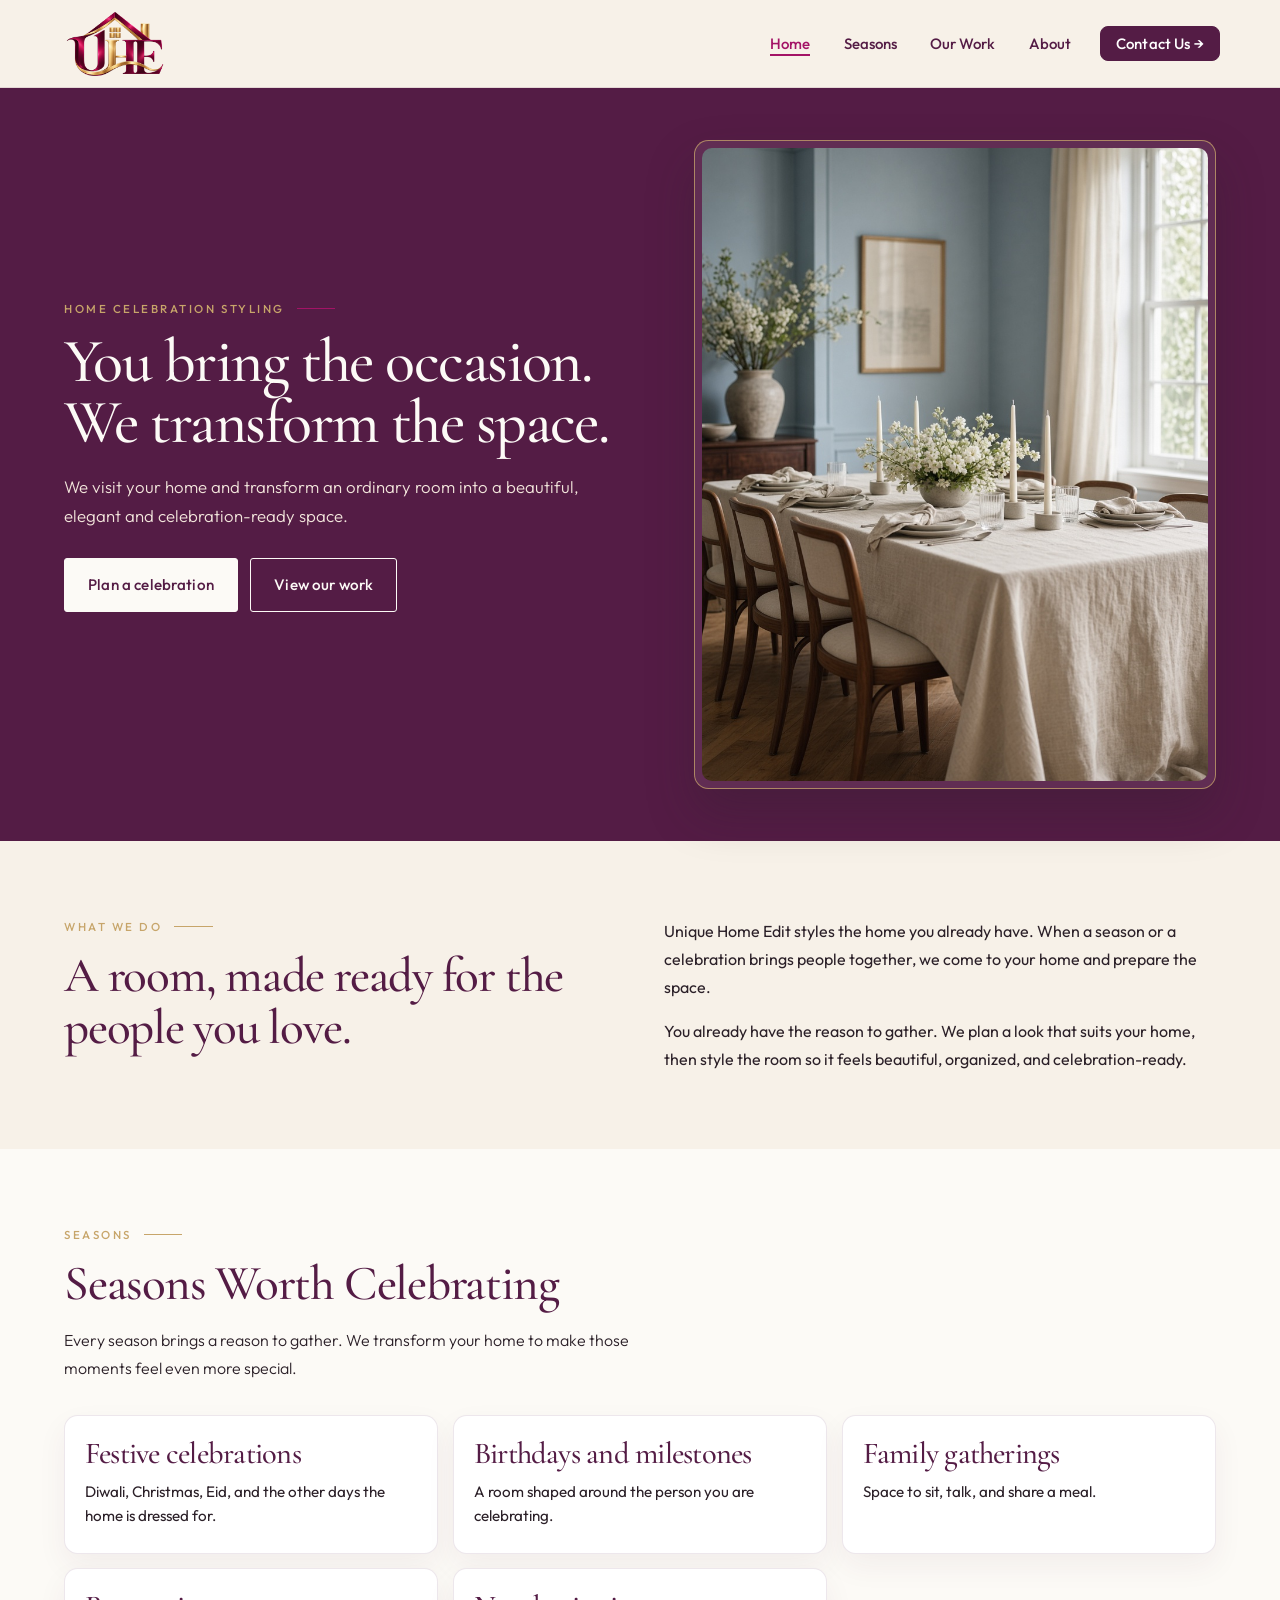
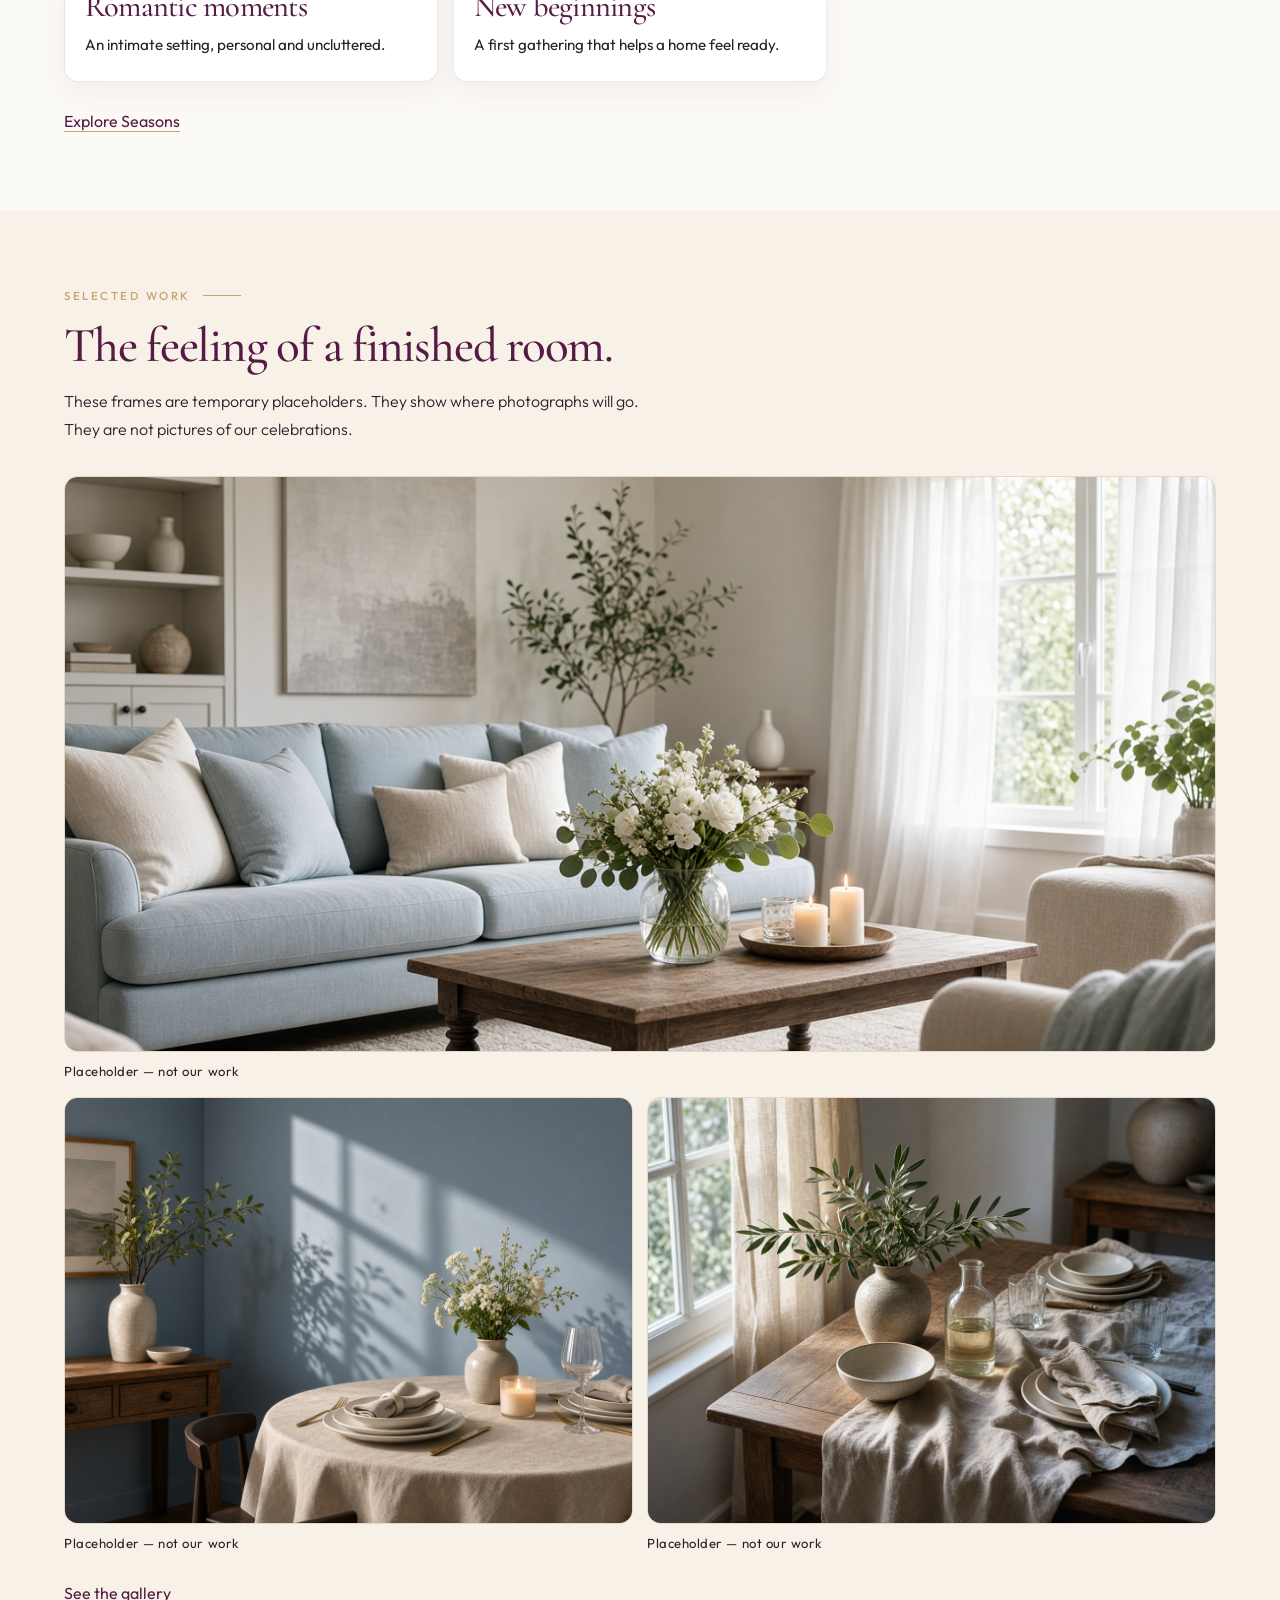
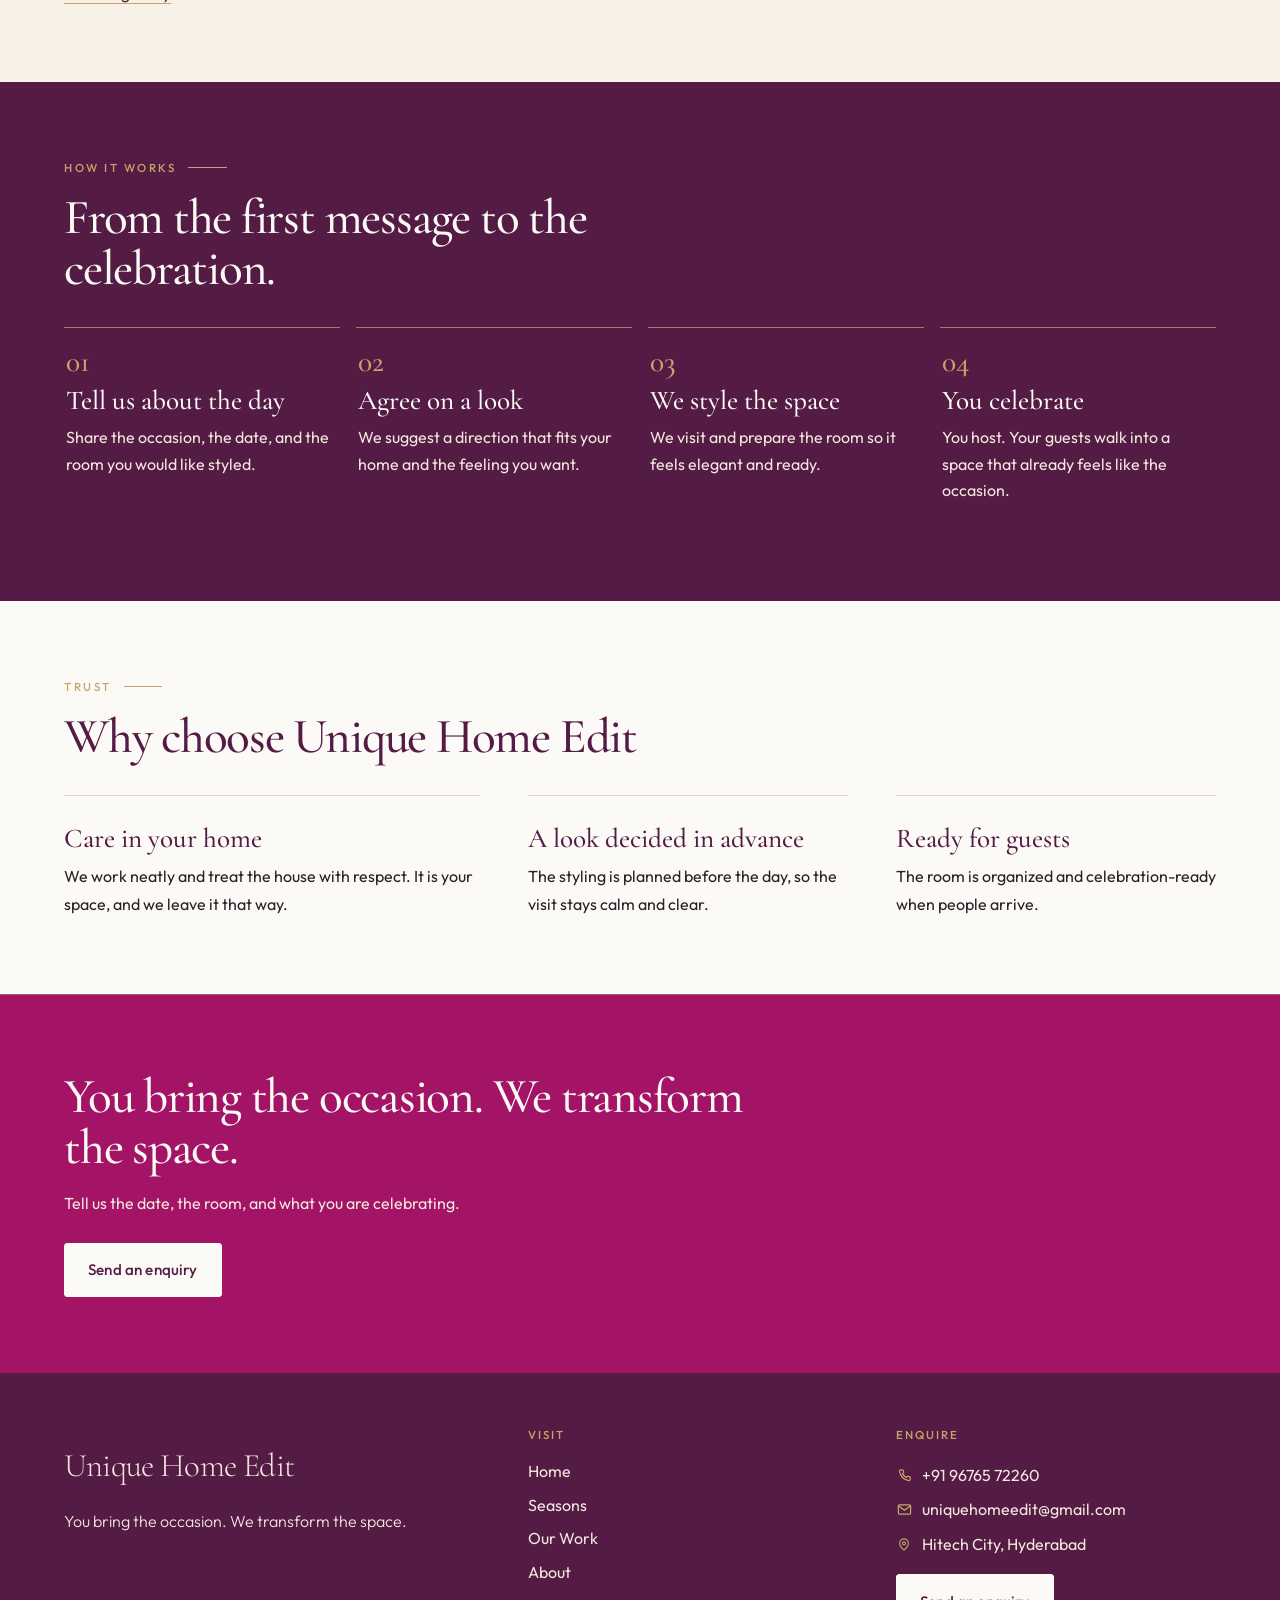
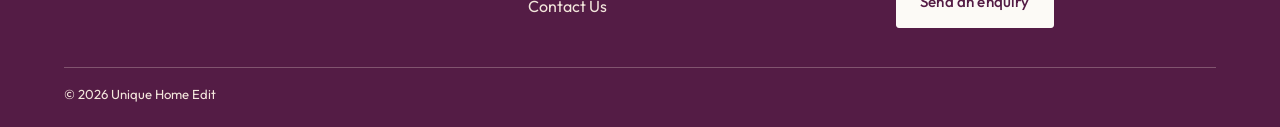
<file: index.html>
<!DOCTYPE html>
<html lang="en">
<head>
  <meta charset="utf-8">
  <meta name="viewport" content="width=device-width, initial-scale=1">
  <title>Unique Home Edit | Restyle Your Space</title>
  <meta name="description" content="Unique Home Edit restyles your home for the season and the celebration, creating warm, elegant, celebration-ready spaces.">
  <meta name="theme-color" content="#541C45">
  <link rel="icon" href="images/brand/favicon.svg" type="image/svg+xml">
  <link rel="preconnect" href="https://fonts.googleapis.com">
  <link rel="preconnect" href="https://fonts.gstatic.com" crossorigin>
  <link href="https://fonts.googleapis.com/css2?family=Cormorant+Garamond:wght@500;600&family=Outfit:wght@300;400;500;600&display=swap" rel="stylesheet">
  <link rel="stylesheet" href="css/styles.css">
</head>
<body>
  <a class="skip-link" href="#main">Skip to content</a>

  <!-- 1. Header -->
  <header class="site-header">
    <div class="wrap header-inner">
      <a href="index.html" class="site-logo-link" aria-label="Unique Home Edit home">
        <img src="images/brand/uhe-logo-transparent.png" alt="Unique Home Edit" class="site-logo">
      </a>
      <button class="menu-toggle" type="button" aria-expanded="false" aria-controls="site-menu">
        <span class="sr-only">Open menu</span>
        <span class="menu-bars" aria-hidden="true"></span>
      </button>
      <nav id="site-menu" class="site-nav" aria-label="Primary">
        <div class="menu-head">
          <span class="menu-label">Menu</span>
          <button class="menu-close" type="button">Close</button>
        </div>
        <a href="index.html" aria-current="page">Home</a>
        <a href="seasons.html">Seasons</a>
        <a href="work.html">Our Work</a>
        <a href="about.html">About</a>
        <a href="contact.html" class="btn btn-nav">Contact Us →</a>
      </nav>
    </div>
  </header>

  <main id="main" tabindex="-1">
    <!-- 2. Hero -->
    <section class="hero">
      <div class="wrap hero-grid">
        <div class="hero-copy">
          <p class="eyebrow">Home celebration styling</p>
          <h1>You bring the occasion.<br> We transform the space.</h1>
          <p class="hero-text">We visit your home and transform an ordinary room into a beautiful, elegant and celebration-ready space.</p>
          <div class="hero-actions">
            <a class="btn" href="contact.html">Plan a celebration</a>
            <a class="btn btn-ghost" href="work.html">View our work</a>
          </div>
          <p class="fine-print"></p>
        </div>
        <!-- Temporary placeholder photograph. Replace this file with a real Unique Home Edit image. It is not client work. -->
        <figure class="hero-media">
          <div class="hero-frame">
            <img src="images/hero/hero-placeholder.jpg" width="1200" height="1600" alt="Temporary photograph of a styled dining room. Not a photograph of our work.">
          </div>
        </figure>
      </div>
    </section>

    <!-- 3. What We Do -->
    <section class="section section-white" aria-labelledby="what-heading">
      <div class="wrap split">
        <div>
          <p class="eyebrow">What we do</p>
          <h2 id="what-heading">A room, made ready for the people you love.</h2>
        </div>
        <div class="split-copy">
          <p>Unique Home Edit styles the home you already have. When a season or a celebration brings people together, we come to your home and prepare the space.</p>
          <p>You already have the reason to gather. We plan a look that suits your home, then style the room so it feels beautiful, organized, and celebration-ready.</p>
        </div>
      </div>
    </section>

    <!-- 4. Occasions -->
    <section class="section section-light" aria-labelledby="occasions-heading">
      <div class="wrap">
        <p class="eyebrow">Seasons</p>
        <h2 id="occasions-heading">Seasons Worth Celebrating</h2>
        <p class="section-intro">Every season brings a reason to gather. We transform your home to make those moments feel even more special.</p>
        <div class="card-grid">
          <a class="occasion-card" href="seasons.html#festive">
            <h3>Festive celebrations</h3>
            <p>Diwali, Christmas, Eid, and the other days the home is dressed for.</p>
          </a>
          <a class="occasion-card" href="seasons.html#milestones">
            <h3>Birthdays and milestones</h3>
            <p>A room shaped around the person you are celebrating.</p>
          </a>
          <a class="occasion-card" href="seasons.html#gatherings">
            <h3>Family gatherings</h3>
            <p>Space to sit, talk, and share a meal.</p>
          </a>
          <a class="occasion-card" href="seasons.html#romantic">
            <h3>Romantic moments</h3>
            <p>An intimate setting, personal and uncluttered.</p>
          </a>
          <a class="occasion-card" href="seasons.html#beginnings">
            <h3>New beginnings</h3>
            <p>A first gathering that helps a home feel ready.</p>
          </a>
        </div>
        <p class="section-link"><a href="seasons.html">Explore Seasons</a></p>
      </div>
    </section>

    <!-- 5. Selected Work -->
    <section class="section section-warm" aria-labelledby="work-heading">
      <div class="wrap">
        <p class="eyebrow">Selected work</p>
        <h2 id="work-heading">The feeling of a finished room.</h2>
        <p class="section-intro">These frames are temporary placeholders. They show where photographs will go. They are not pictures of our celebrations.</p>
        <div class="work-grid feature-grid">
          <figure class="work-card feature">
            <img src="images/gallery/gallery-01.jpg" width="1600" height="900" alt="Temporary photograph of a styled living room. Not a photograph of our work.">
            <figcaption>Placeholder — not our work</figcaption>
          </figure>
          <figure class="work-card">
            <img src="images/gallery/gallery-02.jpg" width="1600" height="1200" alt="Temporary photograph of a styled table. Not a photograph of our work.">
            <figcaption>Placeholder — not our work</figcaption>
          </figure>
          <figure class="work-card">
            <img src="images/gallery/gallery-03.jpg" width="1600" height="1200" alt="Temporary photograph of a styled table by a window. Not a photograph of our work.">
            <figcaption>Placeholder — not our work</figcaption>
          </figure>
        </div>
        <p class="section-link"><a href="work.html">See the gallery</a></p>
      </div>
    </section>

    <!-- 6. How It Works -->
    <section class="section section-navy" id="how-it-works" aria-labelledby="process-heading">
      <div class="wrap">
        <p class="eyebrow">How it works</p>
        <h2 id="process-heading">From the first message to the celebration.</h2>
        <ol class="steps">
          <li>
            <span class="step-num">01</span>
            <h3>Tell us about the day</h3>
            <p>Share the occasion, the date, and the room you would like styled.</p>
          </li>
          <li>
            <span class="step-num">02</span>
            <h3>Agree on a look</h3>
            <p>We suggest a direction that fits your home and the feeling you want.</p>
          </li>
          <li>
            <span class="step-num">03</span>
            <h3>We style the space</h3>
            <p>We visit and prepare the room so it feels elegant and ready.</p>
          </li>
          <li>
            <span class="step-num">04</span>
            <h3>You celebrate</h3>
            <p>You host. Your guests walk into a space that already feels like the occasion.</p>
          </li>
        </ol>
      </div>
    </section>

    <!-- 7. Why Choose Unique Home Edit -->
    <section class="section section-ice" aria-labelledby="why-heading">
      <div class="wrap">
        <p class="eyebrow">Trust</p>
        <h2 id="why-heading">Why choose Unique Home Edit</h2>
        <div class="reasons">
          <article class="reason">
            <h3>Care in your home</h3>
            <p>We work neatly and treat the house with respect. It is your space, and we leave it that way.</p>
          </article>
          <article class="reason">
            <h3>A look decided in advance</h3>
            <p>The styling is planned before the day, so the visit stays calm and clear.</p>
          </article>
          <article class="reason">
            <h3>Ready for guests</h3>
            <p>The room is organized and celebration-ready when people arrive.</p>
          </article>
        </div>
      </div>
    </section>

    <!-- 8. Closing call to action -->
    <section class="cta" aria-labelledby="cta-heading">
      <div class="wrap">
        <h2 id="cta-heading">You bring the occasion. We transform the space.</h2>
        <p>Tell us the date, the room, and what you are celebrating.</p>
        <a class="btn btn-light" href="contact.html">Send an enquiry</a>
      </div>
    </section>
  </main>

  <!-- 9. Footer -->
  <footer class="site-footer">
    <div class="wrap footer-grid">
      <div class="footer-brand">
        <p class="footer-name">Unique Home Edit</p>
        <p>You bring the occasion. We transform the space.</p>
      </div>
      <div>
        <p class="footer-heading">Visit</p>
        <ul class="footer-links">
          <li><a href="index.html">Home</a></li>
          <li><a href="seasons.html">Seasons</a></li>
          <li><a href="work.html">Our Work</a></li>
          <li><a href="about.html">About</a></li>
          <li><a href="contact.html">Contact Us</a></li>
        </ul>
      </div>
      <div>
        <p class="footer-heading">Enquire</p>
        <ul class="contact-placeholders">
          <li class="contact-phone"><a href="tel:+919676572260">+91 96765 72260</a></li>
          <li class="contact-email"><a href="mailto:uniquehomeedit@gmail.com">uniquehomeedit@gmail.com</a></li>
          <li class="contact-place">Hitech City, Hyderabad</li>
        </ul>
        <a class="btn" href="contact.html">Send an enquiry</a>
      </div>
    </div>
    <div class="wrap footer-base">© 2026 Unique Home Edit</div>
  </footer>

  <script src="js/main.js"></script>
</body>
</html>
</file>
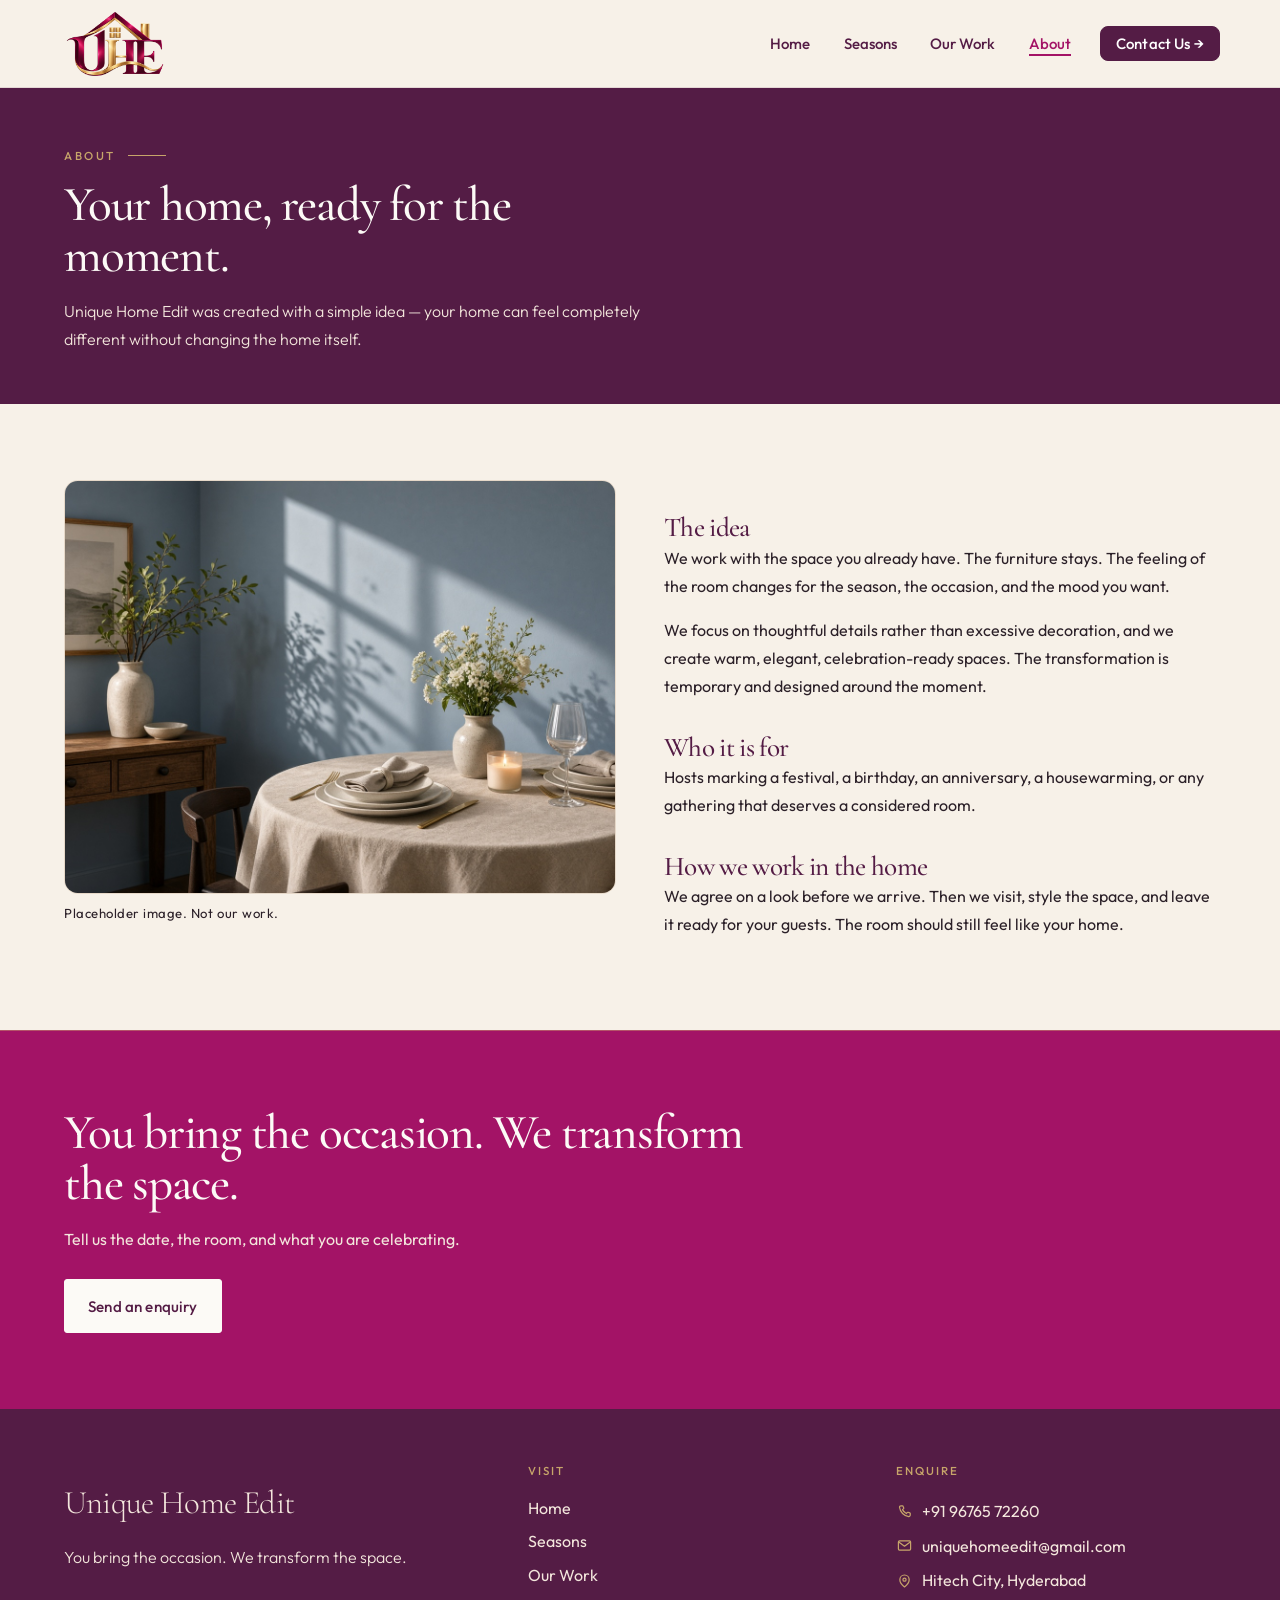
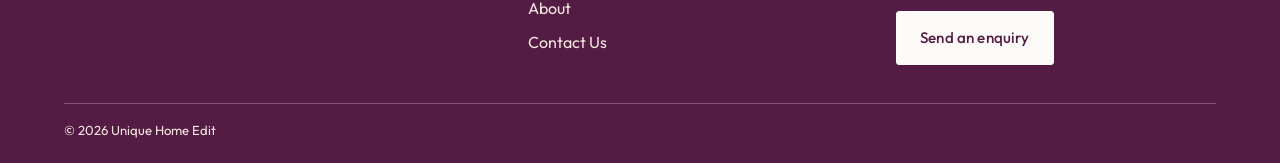
<file: about.html>
<!DOCTYPE html>
<html lang="en">
<head>
  <meta charset="utf-8">
  <meta name="viewport" content="width=device-width, initial-scale=1">
  <title>Unique Home Edit | About</title>
  <meta name="description" content="Unique Home Edit transforms the home you already have into a warm, elegant space for meaningful seasons and celebrations.">
  <meta name="theme-color" content="#541C45">
  <link rel="icon" href="images/brand/favicon.svg" type="image/svg+xml">
  <link rel="preconnect" href="https://fonts.googleapis.com">
  <link rel="preconnect" href="https://fonts.gstatic.com" crossorigin>
  <link href="https://fonts.googleapis.com/css2?family=Cormorant+Garamond:wght@500;600&family=Outfit:wght@300;400;500;600&display=swap" rel="stylesheet">
  <link rel="stylesheet" href="css/styles.css">
</head>
<body>
  <a class="skip-link" href="#main">Skip to content</a>

  <header class="site-header">
    <div class="wrap header-inner">
      <a href="index.html" class="site-logo-link" aria-label="Unique Home Edit home">
        <img src="images/brand/uhe-logo-transparent.png" alt="Unique Home Edit" class="site-logo">
      </a>
      <button class="menu-toggle" type="button" aria-expanded="false" aria-controls="site-menu">
        <span class="sr-only">Open menu</span>
        <span class="menu-bars" aria-hidden="true"></span>
      </button>
      <nav id="site-menu" class="site-nav" aria-label="Primary">
        <div class="menu-head">
          <span class="menu-label">Menu</span>
          <button class="menu-close" type="button">Close</button>
        </div>
        <a href="index.html">Home</a>
        <a href="seasons.html">Seasons</a>
        <a href="work.html">Our Work</a>
        <a href="about.html" aria-current="page">About</a>
        <a href="contact.html" class="btn btn-nav">Contact Us →</a>
      </nav>
    </div>
  </header>

  <main id="main" tabindex="-1">
    <section class="page-hero">
      <div class="wrap">
        <p class="eyebrow">About</p>
        <h1>Your home, ready for the moment.</h1>
        <p class="lede">Unique Home Edit was created with a simple idea — your home can feel completely different without changing the home itself.</p>
      </div>
    </section>

    <section class="section section-white tight">
      <div class="wrap about-layout">
        <figure>
          <img src="images/gallery/gallery-02.jpg" width="1600" height="1200" alt="Temporary photograph of a styled table. Not a photograph of our work.">
          <figcaption class="fine-print">Placeholder image. Not our work.</figcaption>
        </figure>
        <div class="prose">
          <h2>The idea</h2>
          <p>We work with the space you already have. The furniture stays. The feeling of the room changes for the season, the occasion, and the mood you want.</p>
          <p>We focus on thoughtful details rather than excessive decoration, and we create warm, elegant, celebration-ready spaces. The transformation is temporary and designed around the moment.</p>
          <h2>Who it is for</h2>
          <p>Hosts marking a festival, a birthday, an anniversary, a housewarming, or any gathering that deserves a considered room.</p>
          <h2>How we work in the home</h2>
          <p>We agree on a look before we arrive. Then we visit, style the space, and leave it ready for your guests. The room should still feel like your home.</p>
        </div>
      </div>
    </section>

    <section class="cta" aria-labelledby="cta-heading">
      <div class="wrap">
        <h2 id="cta-heading">You bring the occasion. We transform the space.</h2>
        <p>Tell us the date, the room, and what you are celebrating.</p>
        <a class="btn btn-light" href="contact.html">Send an enquiry</a>
      </div>
    </section>
  </main>

  <footer class="site-footer">
    <div class="wrap footer-grid">
      <div class="footer-brand">
        <p class="footer-name">Unique Home Edit</p>
        <p>You bring the occasion. We transform the space.</p>
      </div>
      <div>
        <p class="footer-heading">Visit</p>
        <ul class="footer-links">
          <li><a href="index.html">Home</a></li>
          <li><a href="seasons.html">Seasons</a></li>
          <li><a href="work.html">Our Work</a></li>
          <li><a href="about.html">About</a></li>
          <li><a href="contact.html">Contact Us</a></li>
        </ul>
      </div>
      <div>
        <p class="footer-heading">Enquire</p>
        <ul class="contact-placeholders">
          <li class="contact-phone"><a href="tel:+919676572260">+91 96765 72260</a></li>
          <li class="contact-email"><a href="mailto:uniquehomeedit@gmail.com">uniquehomeedit@gmail.com</a></li>
          <li class="contact-place">Hitech City, Hyderabad</li>
        </ul>
        <a class="btn" href="contact.html">Send an enquiry</a>
      </div>
    </div>
    <div class="wrap footer-base">© 2026 Unique Home Edit</div>
  </footer>

  <script src="js/main.js"></script>
</body>
</html>
</file>
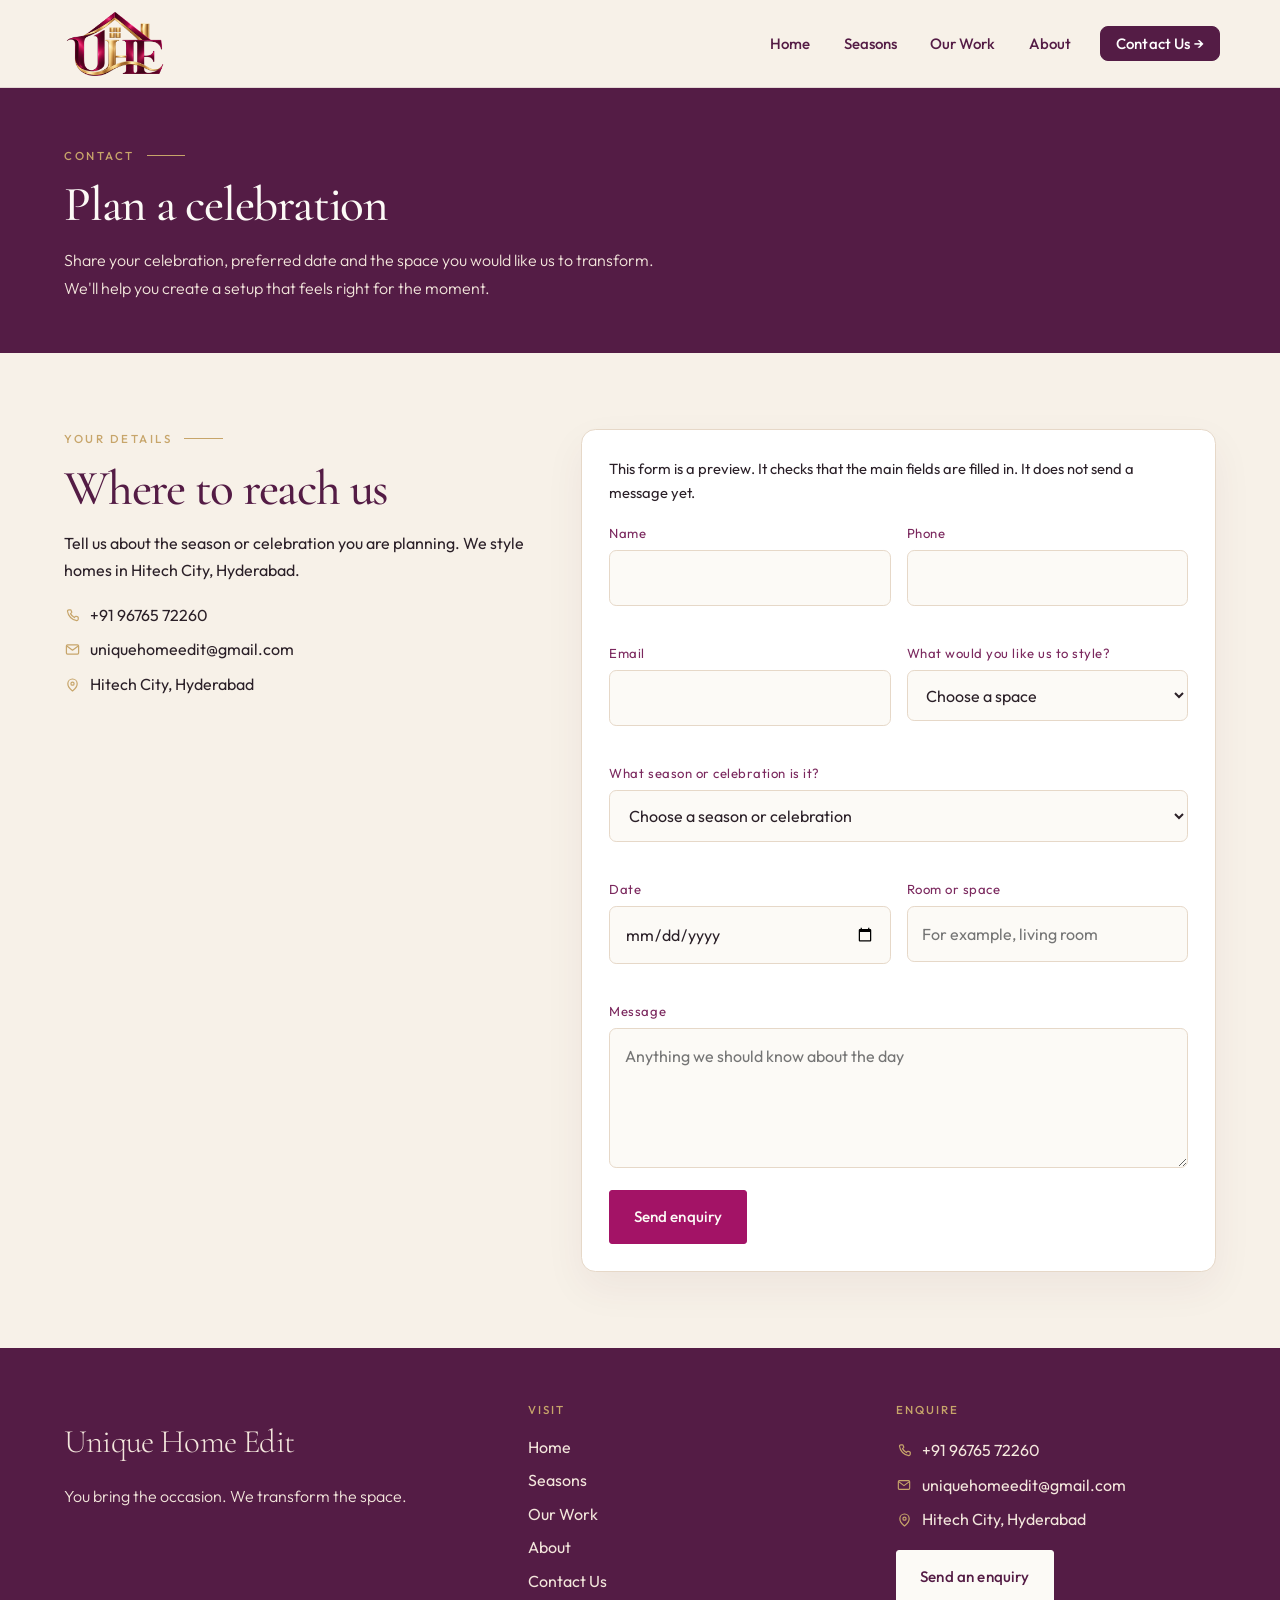
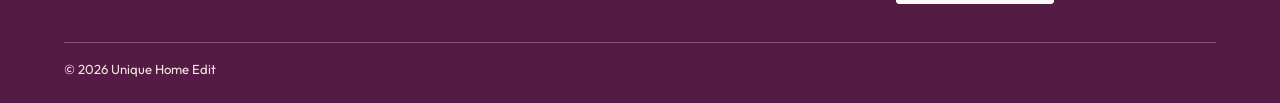
<file: contact.html>
<!DOCTYPE html>
<html lang="en">
<head>
  <meta charset="utf-8">
  <meta name="viewport" content="width=device-width, initial-scale=1">
  <title>Unique Home Edit | Contact Us</title>
  <meta name="description" content="Tell Unique Home Edit about the season or celebration you are planning. We style homes in Hitech City, Hyderabad.">
  <meta name="theme-color" content="#541C45">
  <link rel="icon" href="images/brand/favicon.svg" type="image/svg+xml">
  <link rel="preconnect" href="https://fonts.googleapis.com">
  <link rel="preconnect" href="https://fonts.gstatic.com" crossorigin>
  <link href="https://fonts.googleapis.com/css2?family=Cormorant+Garamond:wght@500;600&family=Outfit:wght@300;400;500;600&display=swap" rel="stylesheet">
  <link rel="stylesheet" href="css/styles.css">
</head>
<body>
  <a class="skip-link" href="#main">Skip to content</a>

  <header class="site-header">
    <div class="wrap header-inner">
      <a href="index.html" class="site-logo-link" aria-label="Unique Home Edit home">
        <img src="images/brand/uhe-logo-transparent.png" alt="Unique Home Edit" class="site-logo">
      </a>
      <button class="menu-toggle" type="button" aria-expanded="false" aria-controls="site-menu">
        <span class="sr-only">Open menu</span>
        <span class="menu-bars" aria-hidden="true"></span>
      </button>
      <nav id="site-menu" class="site-nav" aria-label="Primary">
        <div class="menu-head">
          <span class="menu-label">Menu</span>
          <button class="menu-close" type="button">Close</button>
        </div>
        <a href="index.html">Home</a>
        <a href="seasons.html">Seasons</a>
        <a href="work.html">Our Work</a>
        <a href="about.html">About</a>
        <a href="contact.html" class="btn btn-nav" aria-current="page">Contact Us →</a>
      </nav>
    </div>
  </header>

  <main id="main" tabindex="-1">
    <section class="page-hero">
      <div class="wrap">
        <p class="eyebrow">Contact</p>
        <h1>Plan a celebration</h1>
        <p class="lede">Share your celebration, preferred date and the space you would like us to transform. We'll help you create a setup that feels right for the moment.</p>
      </div>
    </section>

    <section class="section section-white tight">
      <div class="wrap contact-layout">
        <div>
          <p class="eyebrow">Your details</p>
          <h2>Where to reach us</h2>
          <p class="contact-note">Tell us about the season or celebration you are planning. We style homes in Hitech City, Hyderabad.</p>
          <ul class="contact-placeholders">
            <li class="contact-phone"><a href="tel:+919676572260">+91 96765 72260</a></li>
            <li class="contact-email"><a href="mailto:uniquehomeedit@gmail.com">uniquehomeedit@gmail.com</a></li>
            <li class="contact-place">Hitech City, Hyderabad</li>
          </ul>
        </div>

        <form id="enquiry-form" class="form-card" novalidate>
          <p class="form-help">This form is a preview. It checks that the main fields are filled in. It does not send a message yet.</p>

          <div class="form-row">
            <div class="field">
              <label for="name">Name</label>
              <input id="name" name="name" type="text" autocomplete="name" aria-describedby="name-error">
              <p id="name-error" class="field-error" aria-live="polite"></p>
            </div>
            <div class="field">
              <label for="phone">Phone</label>
              <input id="phone" name="phone" type="tel" autocomplete="tel" aria-describedby="phone-error">
              <p id="phone-error" class="field-error" aria-live="polite"></p>
            </div>
          </div>

          <div class="form-row">
            <div class="field">
              <label for="email">Email</label>
              <input id="email" name="email" type="email" autocomplete="email" aria-describedby="email-error">
              <p id="email-error" class="field-error" aria-live="polite"></p>
            </div>
            <div class="field">
              <label for="style-space">What would you like us to style?</label>
              <select id="style-space" name="style-space" aria-describedby="style-space-error">
                <option value="">Choose a space</option>
                <option>Hall / Living Room Styling</option>
                <option>Bedroom Styling</option>
                <option>Dining Area Styling</option>
                <option>Complete Home Styling</option>
                <option>Balcony / Terrace Styling</option>
                <option>Entrance / Foyer Styling</option>
                <option>Kids Room Styling</option>
                <option>Pooja Room Styling</option>
                <option>Home Office Styling</option>
                <option>Multiple Spaces</option>
                <option>Other / Custom Styling</option>
              </select>
              <p id="style-space-error" class="field-error" aria-live="polite"></p>
            </div>
          </div>

          <div class="field">
            <label for="occasion">What season or celebration is it?</label>
            <select id="occasion" name="occasion" aria-describedby="occasion-error">
              <option value="">Choose a season or celebration</option>
              <option>Birthday</option>
              <option>Anniversary</option>
              <option>Baby Shower</option>
              <option>Housewarming</option>
              <option>Diwali</option>
              <option>Navratri</option>
              <option>Dussehra</option>
              <option>Ganesh Chaturthi</option>
              <option>Christmas</option>
              <option>Eid</option>
              <option>Pongal</option>
              <option>Onam</option>
              <option>Ugadi</option>
              <option>Holi</option>
              <option>Romantic Celebration</option>
              <option>Family Gathering</option>
              <option>Surprise Celebration</option>
              <option>Other</option>
            </select>
            <p id="occasion-error" class="field-error" aria-live="polite"></p>
          </div>

          <div class="form-row">
            <div class="field">
              <label for="date">Date</label>
              <input id="date" name="date" type="date">
              <p class="field-error"></p>
            </div>
            <div class="field">
              <label for="space">Room or space</label>
              <input id="space" name="space" type="text" placeholder="For example, living room">
              <p class="field-error"></p>
            </div>
          </div>

          <div class="field">
            <label for="message">Message</label>
            <textarea id="message" name="message" placeholder="Anything we should know about the day"></textarea>
          </div>

          <button class="btn" type="submit">Send enquiry</button>
          <p id="form-note" class="form-note" role="status"></p>
        </form>
      </div>
    </section>
  </main>

  <footer class="site-footer">
    <div class="wrap footer-grid">
      <div class="footer-brand">
        <p class="footer-name">Unique Home Edit</p>
        <p>You bring the occasion. We transform the space.</p>
      </div>
      <div>
        <p class="footer-heading">Visit</p>
        <ul class="footer-links">
          <li><a href="index.html">Home</a></li>
          <li><a href="seasons.html">Seasons</a></li>
          <li><a href="work.html">Our Work</a></li>
          <li><a href="about.html">About</a></li>
          <li><a href="contact.html">Contact Us</a></li>
        </ul>
      </div>
      <div>
        <p class="footer-heading">Enquire</p>
        <ul class="contact-placeholders">
          <li class="contact-phone"><a href="tel:+919676572260">+91 96765 72260</a></li>
          <li class="contact-email"><a href="mailto:uniquehomeedit@gmail.com">uniquehomeedit@gmail.com</a></li>
          <li class="contact-place">Hitech City, Hyderabad</li>
        </ul>
        <a class="btn" href="contact.html">Send an enquiry</a>
      </div>
    </div>
    <div class="wrap footer-base">© 2026 Unique Home Edit</div>
  </footer>

  <script src="js/main.js"></script>
</body>
</html>
</file>
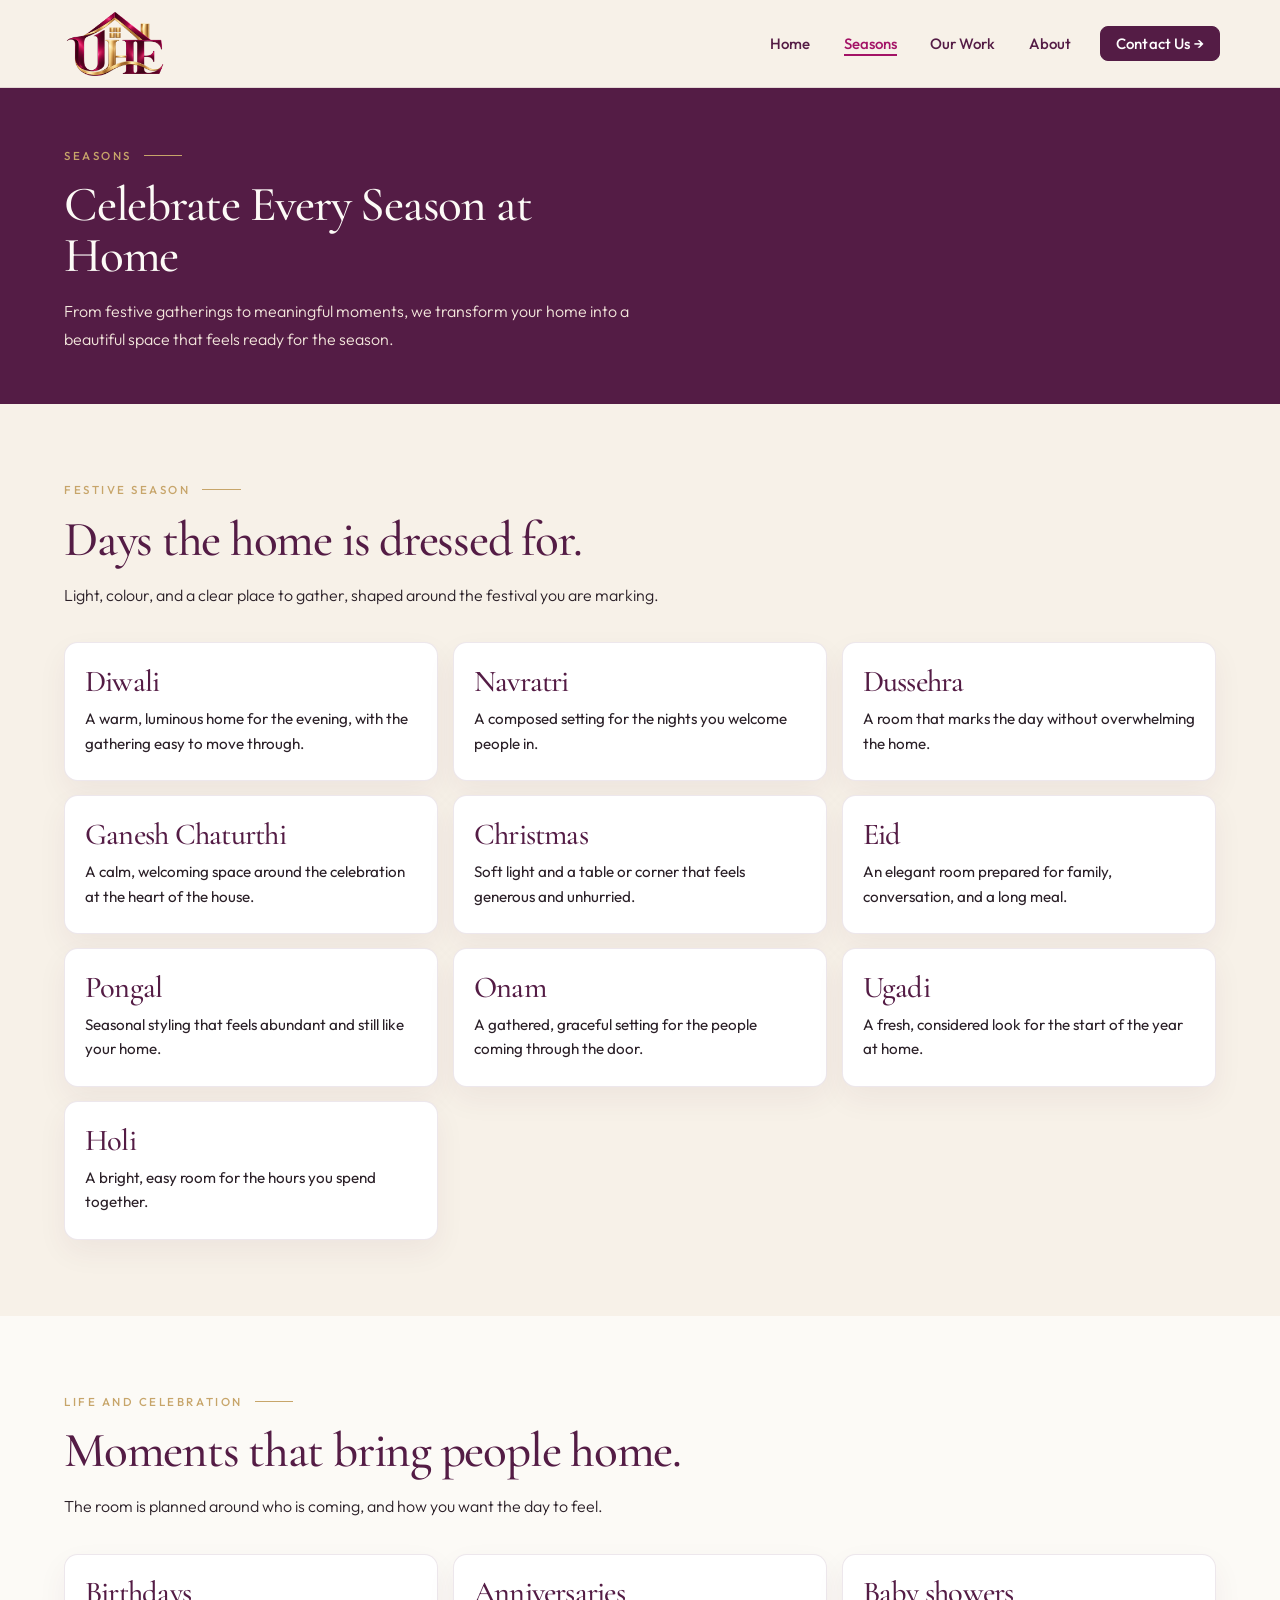
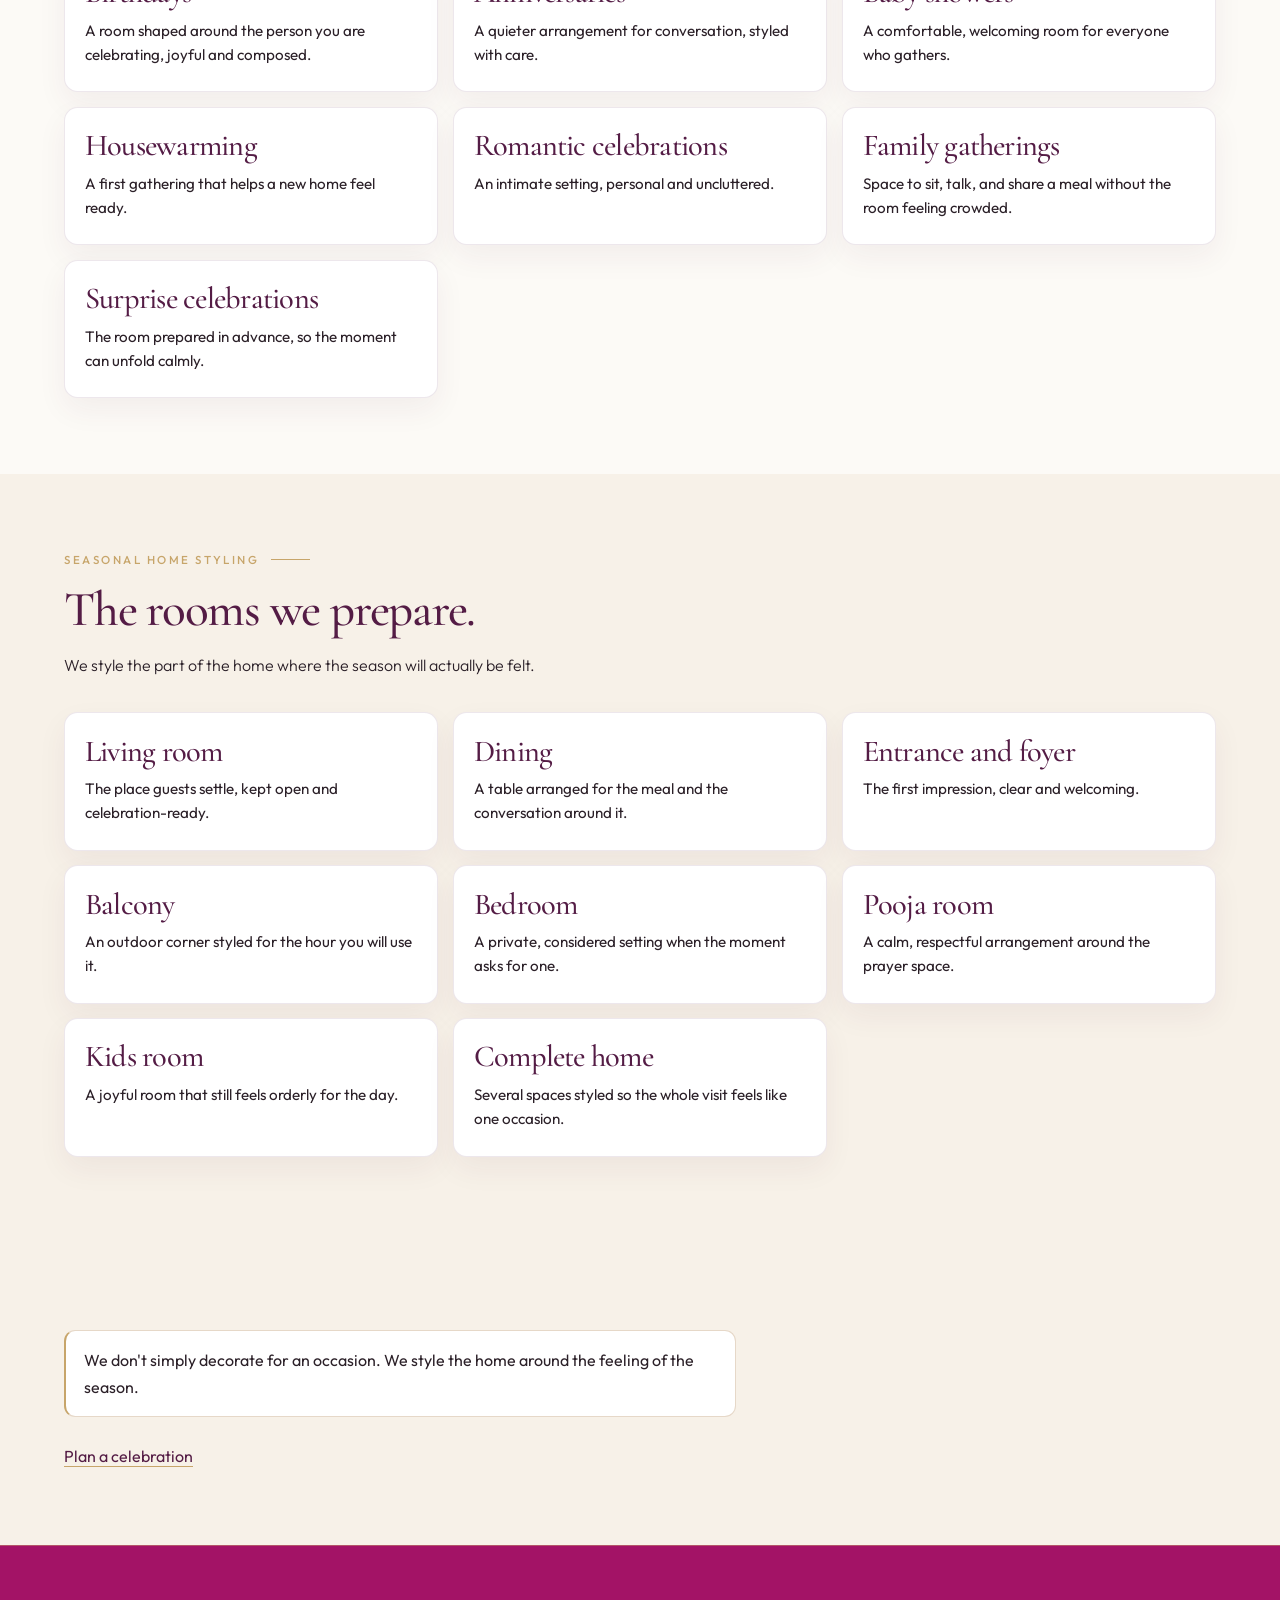
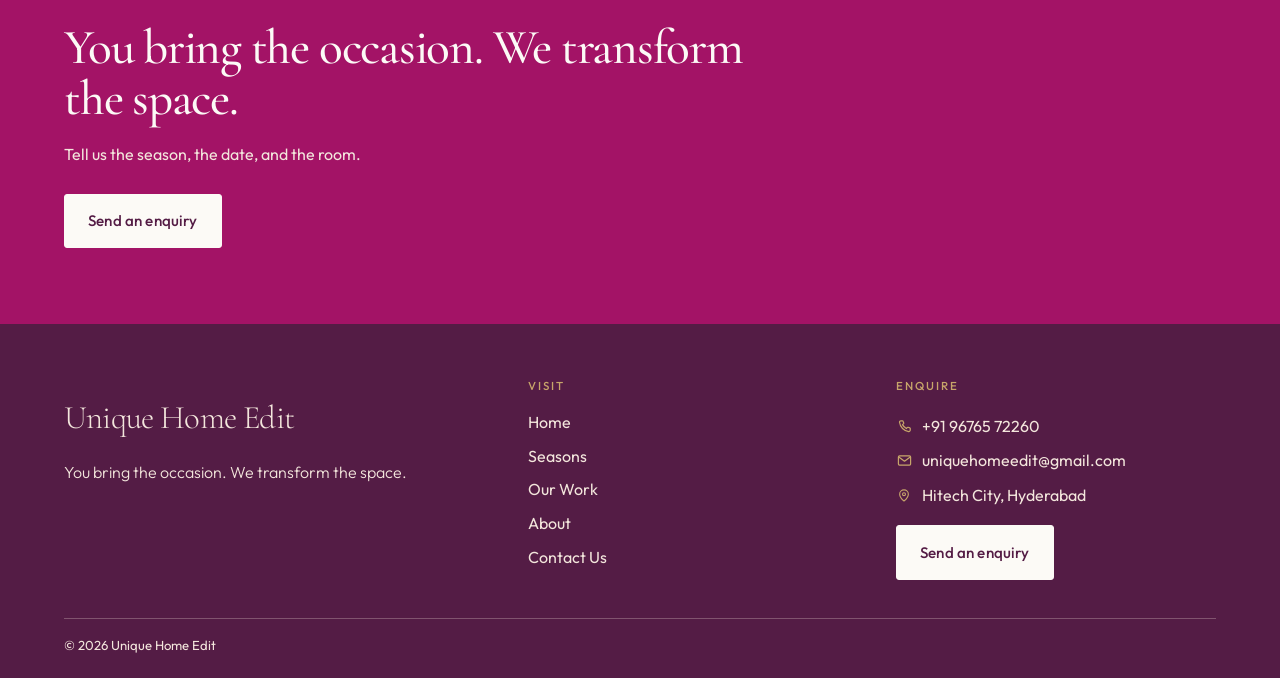
<file: seasons.html>
<!DOCTYPE html>
<html lang="en">
<head>
  <meta charset="utf-8">
  <meta name="viewport" content="width=device-width, initial-scale=1">
  <title>Unique Home Edit | Seasons</title>
  <meta name="description" content="Unique Home Edit styles your home for festive seasons and meaningful celebrations, from Diwali and Christmas to birthdays, gatherings, and new beginnings.">
  <meta name="theme-color" content="#541C45">
  <link rel="icon" href="images/brand/favicon.svg" type="image/svg+xml">
  <link rel="preconnect" href="https://fonts.googleapis.com">
  <link rel="preconnect" href="https://fonts.gstatic.com" crossorigin>
  <link href="https://fonts.googleapis.com/css2?family=Cormorant+Garamond:wght@500;600&family=Outfit:wght@300;400;500;600&display=swap" rel="stylesheet">
  <link rel="stylesheet" href="css/styles.css">
</head>
<body>
  <a class="skip-link" href="#main">Skip to content</a>

  <header class="site-header">
    <div class="wrap header-inner">
      <a href="index.html" class="site-logo-link" aria-label="Unique Home Edit home">
        <img src="images/brand/uhe-logo-transparent.png" alt="Unique Home Edit" class="site-logo">
      </a>
      <button class="menu-toggle" type="button" aria-expanded="false" aria-controls="site-menu">
        <span class="sr-only">Open menu</span>
        <span class="menu-bars" aria-hidden="true"></span>
      </button>
      <nav id="site-menu" class="site-nav" aria-label="Primary">
        <div class="menu-head">
          <span class="menu-label">Menu</span>
          <button class="menu-close" type="button">Close</button>
        </div>
        <a href="index.html">Home</a>
        <a href="seasons.html" aria-current="page">Seasons</a>
        <a href="work.html">Our Work</a>
        <a href="about.html">About</a>
        <a href="contact.html" class="btn btn-nav">Contact Us →</a>
      </nav>
    </div>
  </header>

  <main id="main" tabindex="-1">
    <section class="page-hero">
      <div class="wrap">
        <p class="eyebrow">Seasons</p>
        <h1>Celebrate Every Season at Home</h1>
        <p class="lede">From festive gatherings to meaningful moments, we transform your home into a beautiful space that feels ready for the season.</p>
      </div>
    </section>

    <section class="section section-white tight" id="festive" aria-labelledby="festive-heading">
      <div class="wrap">
        <p class="eyebrow">Festive season</p>
        <h2 id="festive-heading">Days the home is dressed for.</h2>
        <p class="section-intro">Light, colour, and a clear place to gather, shaped around the festival you are marking.</p>
        <div class="card-grid">
          <article class="occasion-card" id="diwali">
            <h3>Diwali</h3>
            <p>A warm, luminous home for the evening, with the gathering easy to move through.</p>
          </article>
          <article class="occasion-card" id="navratri">
            <h3>Navratri</h3>
            <p>A composed setting for the nights you welcome people in.</p>
          </article>
          <article class="occasion-card" id="dussehra">
            <h3>Dussehra</h3>
            <p>A room that marks the day without overwhelming the home.</p>
          </article>
          <article class="occasion-card" id="ganesh-chaturthi">
            <h3>Ganesh Chaturthi</h3>
            <p>A calm, welcoming space around the celebration at the heart of the house.</p>
          </article>
          <article class="occasion-card" id="christmas">
            <h3>Christmas</h3>
            <p>Soft light and a table or corner that feels generous and unhurried.</p>
          </article>
          <article class="occasion-card" id="eid">
            <h3>Eid</h3>
            <p>An elegant room prepared for family, conversation, and a long meal.</p>
          </article>
          <article class="occasion-card" id="pongal">
            <h3>Pongal</h3>
            <p>Seasonal styling that feels abundant and still like your home.</p>
          </article>
          <article class="occasion-card" id="onam">
            <h3>Onam</h3>
            <p>A gathered, graceful setting for the people coming through the door.</p>
          </article>
          <article class="occasion-card" id="ugadi">
            <h3>Ugadi</h3>
            <p>A fresh, considered look for the start of the year at home.</p>
          </article>
          <article class="occasion-card" id="holi">
            <h3>Holi</h3>
            <p>A bright, easy room for the hours you spend together.</p>
          </article>
        </div>
      </div>
    </section>

    <section class="section section-light" aria-labelledby="life-heading">
      <div class="wrap">
        <p class="eyebrow">Life and celebration</p>
        <h2 id="life-heading">Moments that bring people home.</h2>
        <p class="section-intro">The room is planned around who is coming, and how you want the day to feel.</p>
        <div class="card-grid">
          <article class="occasion-card" id="milestones">
            <h3>Birthdays</h3>
            <p>A room shaped around the person you are celebrating, joyful and composed.</p>
          </article>
          <article class="occasion-card" id="anniversaries">
            <h3>Anniversaries</h3>
            <p>A quieter arrangement for conversation, styled with care.</p>
          </article>
          <article class="occasion-card" id="baby-showers">
            <h3>Baby showers</h3>
            <p>A comfortable, welcoming room for everyone who gathers.</p>
          </article>
          <article class="occasion-card" id="beginnings">
            <h3>Housewarming</h3>
            <p>A first gathering that helps a new home feel ready.</p>
          </article>
          <article class="occasion-card" id="romantic">
            <h3>Romantic celebrations</h3>
            <p>An intimate setting, personal and uncluttered.</p>
          </article>
          <article class="occasion-card" id="gatherings">
            <h3>Family gatherings</h3>
            <p>Space to sit, talk, and share a meal without the room feeling crowded.</p>
          </article>
          <article class="occasion-card" id="surprise">
            <h3>Surprise celebrations</h3>
            <p>The room prepared in advance, so the moment can unfold calmly.</p>
          </article>
        </div>
      </div>
    </section>

    <section class="section section-warm" id="spaces" aria-labelledby="spaces-heading">
      <div class="wrap">
        <p class="eyebrow">Seasonal home styling</p>
        <h2 id="spaces-heading">The rooms we prepare.</h2>
        <p class="section-intro">We style the part of the home where the season will actually be felt.</p>
        <div class="card-grid">
          <article class="occasion-card"><h3>Living room</h3><p>The place guests settle, kept open and celebration-ready.</p></article>
          <article class="occasion-card"><h3>Dining</h3><p>A table arranged for the meal and the conversation around it.</p></article>
          <article class="occasion-card"><h3>Entrance and foyer</h3><p>The first impression, clear and welcoming.</p></article>
          <article class="occasion-card"><h3>Balcony</h3><p>An outdoor corner styled for the hour you will use it.</p></article>
          <article class="occasion-card"><h3>Bedroom</h3><p>A private, considered setting when the moment asks for one.</p></article>
          <article class="occasion-card"><h3>Pooja room</h3><p>A calm, respectful arrangement around the prayer space.</p></article>
          <article class="occasion-card"><h3>Kids room</h3><p>A joyful room that still feels orderly for the day.</p></article>
          <article class="occasion-card"><h3>Complete home</h3><p>Several spaces styled so the whole visit feels like one occasion.</p></article>
        </div>
      </div>
    </section>

    <section class="section section-white">
      <div class="wrap">
        <aside class="callout">
          <p>We don't simply decorate for an occasion. We style the home around the feeling of the season.</p>
        </aside>
        <p class="section-link"><a href="contact.html">Plan a celebration</a></p>
      </div>
    </section>

    <section class="cta" aria-labelledby="cta-heading">
      <div class="wrap">
        <h2 id="cta-heading">You bring the occasion. We transform the space.</h2>
        <p>Tell us the season, the date, and the room.</p>
        <a class="btn btn-light" href="contact.html">Send an enquiry</a>
      </div>
    </section>
  </main>

  <footer class="site-footer">
    <div class="wrap footer-grid">
      <div class="footer-brand">
        <p class="footer-name">Unique Home Edit</p>
        <p>You bring the occasion. We transform the space.</p>
      </div>
      <div>
        <p class="footer-heading">Visit</p>
        <ul class="footer-links">
          <li><a href="index.html">Home</a></li>
          <li><a href="seasons.html">Seasons</a></li>
          <li><a href="work.html">Our Work</a></li>
          <li><a href="about.html">About</a></li>
          <li><a href="contact.html">Contact Us</a></li>
        </ul>
      </div>
      <div>
        <p class="footer-heading">Enquire</p>
        <ul class="contact-placeholders">
          <li class="contact-phone"><a href="tel:+919676572260">+91 96765 72260</a></li>
          <li class="contact-email"><a href="mailto:uniquehomeedit@gmail.com">uniquehomeedit@gmail.com</a></li>
          <li class="contact-place">Hitech City, Hyderabad</li>
        </ul>
        <a class="btn" href="contact.html">Send an enquiry</a>
      </div>
    </div>
    <div class="wrap footer-base">© 2026 Unique Home Edit</div>
  </footer>

  <script src="js/main.js"></script>
</body>
</html>
</file>
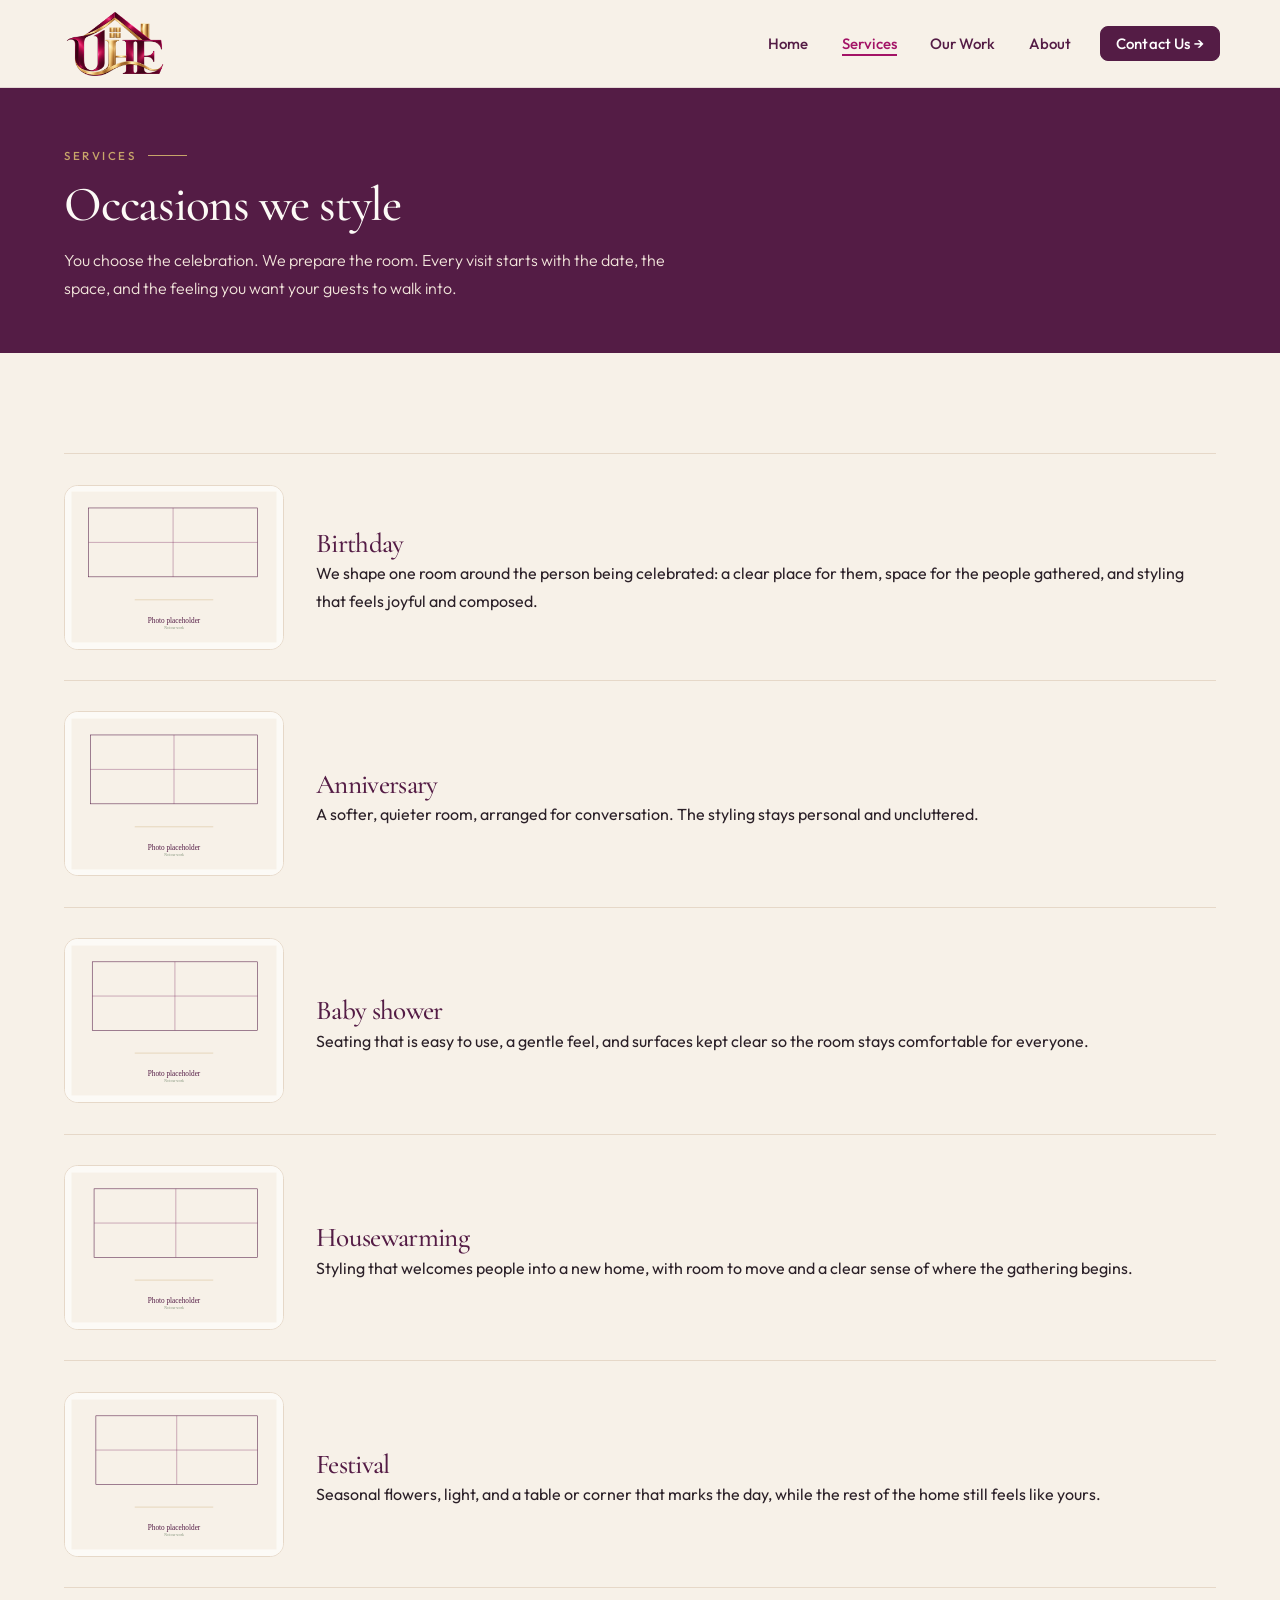
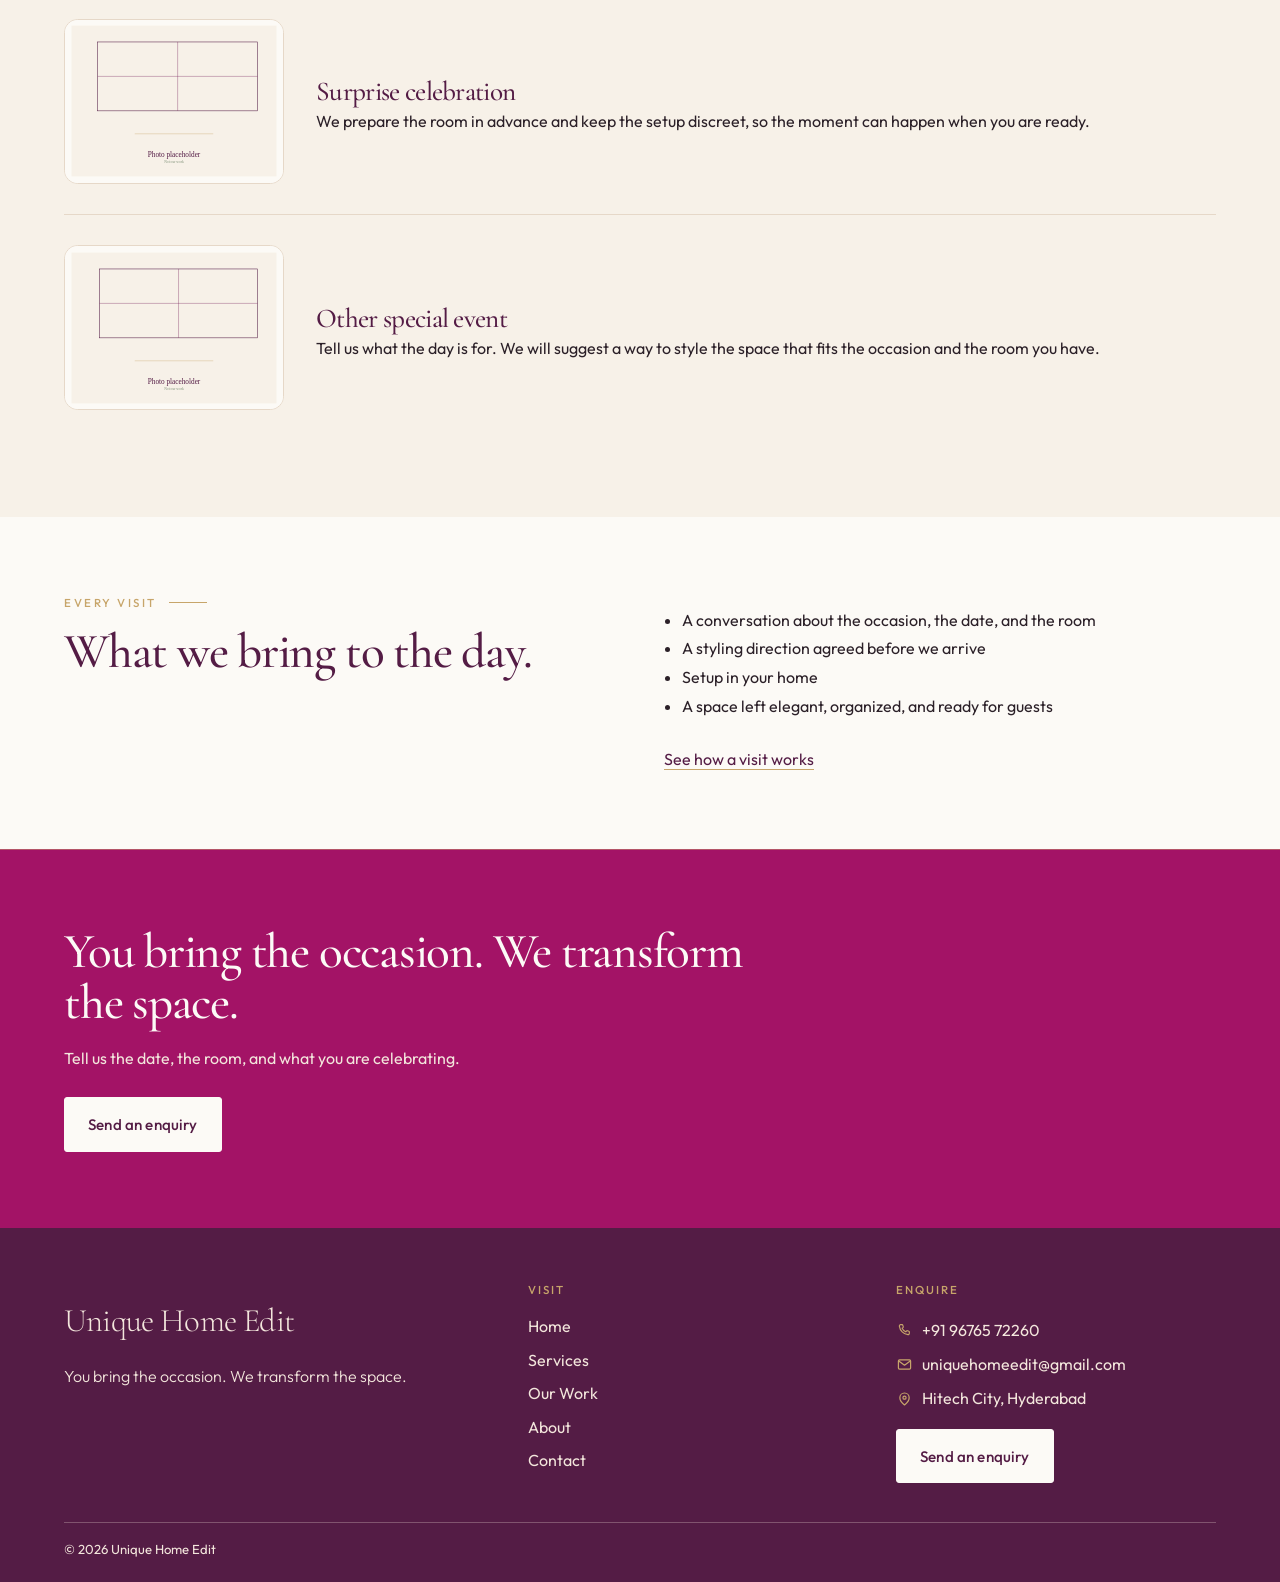
<file: services.html>
<!DOCTYPE html>
<html lang="en">
<head>
  <meta charset="utf-8">
  <meta name="viewport" content="width=device-width, initial-scale=1">
  <title>Services — Unique Home Edit</title>
  <meta name="description" content="Unique Home Edit styles rooms at home for birthdays, anniversaries, baby showers, housewarmings, festivals, and other celebrations.">
  <meta name="theme-color" content="#541C45">
  <link rel="icon" href="images/brand/favicon.svg" type="image/svg+xml">
  <link rel="preconnect" href="https://fonts.googleapis.com">
  <link rel="preconnect" href="https://fonts.gstatic.com" crossorigin>
  <link href="https://fonts.googleapis.com/css2?family=Cormorant+Garamond:wght@500;600&family=Outfit:wght@300;400;500;600&display=swap" rel="stylesheet">
  <link rel="stylesheet" href="css/styles.css">
</head>
<body>
  <a class="skip-link" href="#main">Skip to content</a>

  <header class="site-header">
    <div class="wrap header-inner">
      <a href="index.html" class="site-logo-link" aria-label="Unique Home Edit home">
        <img src="images/brand/uhe-logo-transparent.png" alt="Unique Home Edit" class="site-logo">
      </a>
      <button class="menu-toggle" type="button" aria-expanded="false" aria-controls="site-menu">
        <span class="sr-only">Open menu</span>
        <span class="menu-bars" aria-hidden="true"></span>
      </button>
      <nav id="site-menu" class="site-nav" aria-label="Primary">
        <div class="menu-head">
          <span class="menu-label">Menu</span>
          <button class="menu-close" type="button">Close</button>
        </div>
        <a href="index.html">Home</a>
        <a href="services.html" aria-current="page">Services</a>
        <a href="work.html">Our Work</a>
        <a href="about.html">About</a>
        <a href="contact.html" class="btn btn-nav">Contact Us →</a>
      </nav>
    </div>
  </header>

  <main id="main" tabindex="-1">
    <section class="page-hero">
      <div class="wrap">
        <p class="eyebrow">Services</p>
        <h1>Occasions we style</h1>
        <p class="lede">You choose the celebration. We prepare the room. Every visit starts with the date, the space, and the feeling you want your guests to walk into.</p>
      </div>
    </section>

    <section class="section section-white tight" aria-labelledby="occasion-list-heading">
      <div class="wrap">
        <h2 id="occasion-list-heading" class="sr-only">Occasion list</h2>
        <div class="service-list">
          <article class="service-item" id="birthday">
            <img src="images/occasions/birthday.svg" width="1200" height="900" alt="Photo placeholder for birthday styling. Not our work.">
            <div>
              <h2>Birthday</h2>
              <p>We shape one room around the person being celebrated: a clear place for them, space for the people gathered, and styling that feels joyful and composed.</p>
            </div>
          </article>
          <article class="service-item" id="anniversary">
            <img src="images/occasions/anniversary.svg" width="1200" height="900" alt="Photo placeholder for anniversary styling. Not our work.">
            <div>
              <h2>Anniversary</h2>
              <p>A softer, quieter room, arranged for conversation. The styling stays personal and uncluttered.</p>
            </div>
          </article>
          <article class="service-item" id="baby-shower">
            <img src="images/occasions/baby-shower.svg" width="1200" height="900" alt="Photo placeholder for baby shower styling. Not our work.">
            <div>
              <h2>Baby shower</h2>
              <p>Seating that is easy to use, a gentle feel, and surfaces kept clear so the room stays comfortable for everyone.</p>
            </div>
          </article>
          <article class="service-item" id="housewarming">
            <img src="images/occasions/housewarming.svg" width="1200" height="900" alt="Photo placeholder for housewarming styling. Not our work.">
            <div>
              <h2>Housewarming</h2>
              <p>Styling that welcomes people into a new home, with room to move and a clear sense of where the gathering begins.</p>
            </div>
          </article>
          <article class="service-item" id="festival">
            <img src="images/occasions/festival.svg" width="1200" height="900" alt="Photo placeholder for festival styling. Not our work.">
            <div>
              <h2>Festival</h2>
              <p>Seasonal flowers, light, and a table or corner that marks the day, while the rest of the home still feels like yours.</p>
            </div>
          </article>
          <article class="service-item" id="surprise">
            <img src="images/occasions/surprise.svg" width="1200" height="900" alt="Photo placeholder for surprise celebration styling. Not our work.">
            <div>
              <h2>Surprise celebration</h2>
              <p>We prepare the room in advance and keep the setup discreet, so the moment can happen when you are ready.</p>
            </div>
          </article>
          <article class="service-item" id="other">
            <img src="images/occasions/other.svg" width="1200" height="900" alt="Photo placeholder for another celebration. Not our work.">
            <div>
              <h2>Other special event</h2>
              <p>Tell us what the day is for. We will suggest a way to style the space that fits the occasion and the room you have.</p>
            </div>
          </article>
        </div>
      </div>
    </section>

    <section class="section section-light" aria-labelledby="included-heading">
      <div class="wrap split">
        <div>
          <p class="eyebrow">Every visit</p>
          <h2 id="included-heading">What we bring to the day.</h2>
        </div>
        <div>
          <ul class="include-list">
            <li>A conversation about the occasion, the date, and the room</li>
            <li>A styling direction agreed before we arrive</li>
            <li>Setup in your home</li>
            <li>A space left elegant, organized, and ready for guests</li>
          </ul>
          <p class="section-link"><a href="index.html#how-it-works">See how a visit works</a></p>
        </div>
      </div>
    </section>

    <section class="cta" aria-labelledby="cta-heading">
      <div class="wrap">
        <h2 id="cta-heading">You bring the occasion. We transform the space.</h2>
        <p>Tell us the date, the room, and what you are celebrating.</p>
        <a class="btn btn-light" href="contact.html">Send an enquiry</a>
      </div>
    </section>
  </main>

  <footer class="site-footer">
    <div class="wrap footer-grid">
      <div class="footer-brand">
        <p class="footer-name">Unique Home Edit</p>
        <p>You bring the occasion. We transform the space.</p>
      </div>
      <div>
        <p class="footer-heading">Visit</p>
        <ul class="footer-links">
          <li><a href="index.html">Home</a></li>
          <li><a href="services.html">Services</a></li>
          <li><a href="work.html">Our Work</a></li>
          <li><a href="about.html">About</a></li>
          <li><a href="contact.html">Contact</a></li>
        </ul>
      </div>
      <div>
        <p class="footer-heading">Enquire</p>
        <ul class="contact-placeholders">
          <li class="contact-phone"><a href="tel:+919676572260">+91 96765 72260</a></li>
          <li class="contact-email"><a href="mailto:uniquehomeedit@gmail.com">uniquehomeedit@gmail.com</a></li>
          <li class="contact-place">Hitech City, Hyderabad</li>
        </ul>
        <a class="btn" href="contact.html">Send an enquiry</a>
      </div>
    </div>
    <div class="wrap footer-base">© 2026 Unique Home Edit</div>
  </footer>

  <script src="js/main.js"></script>
</body>
</html>
</file>
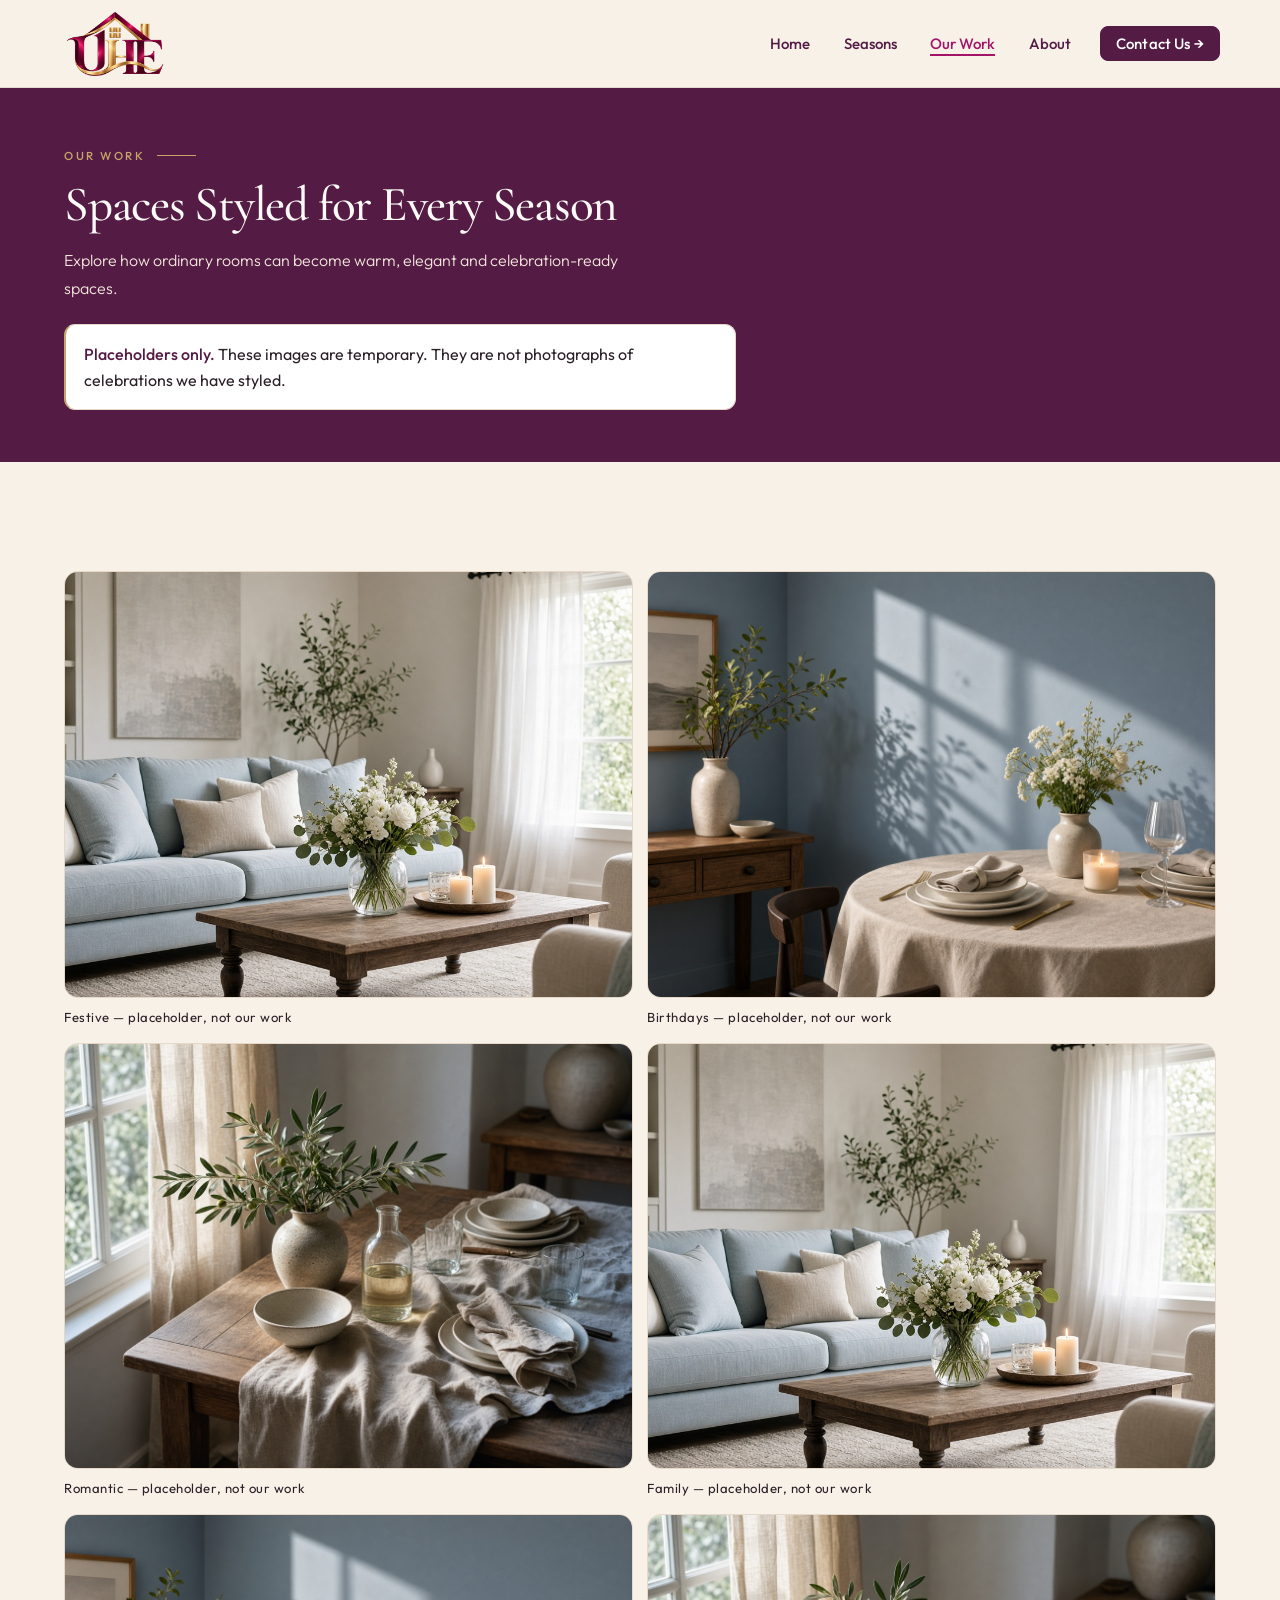
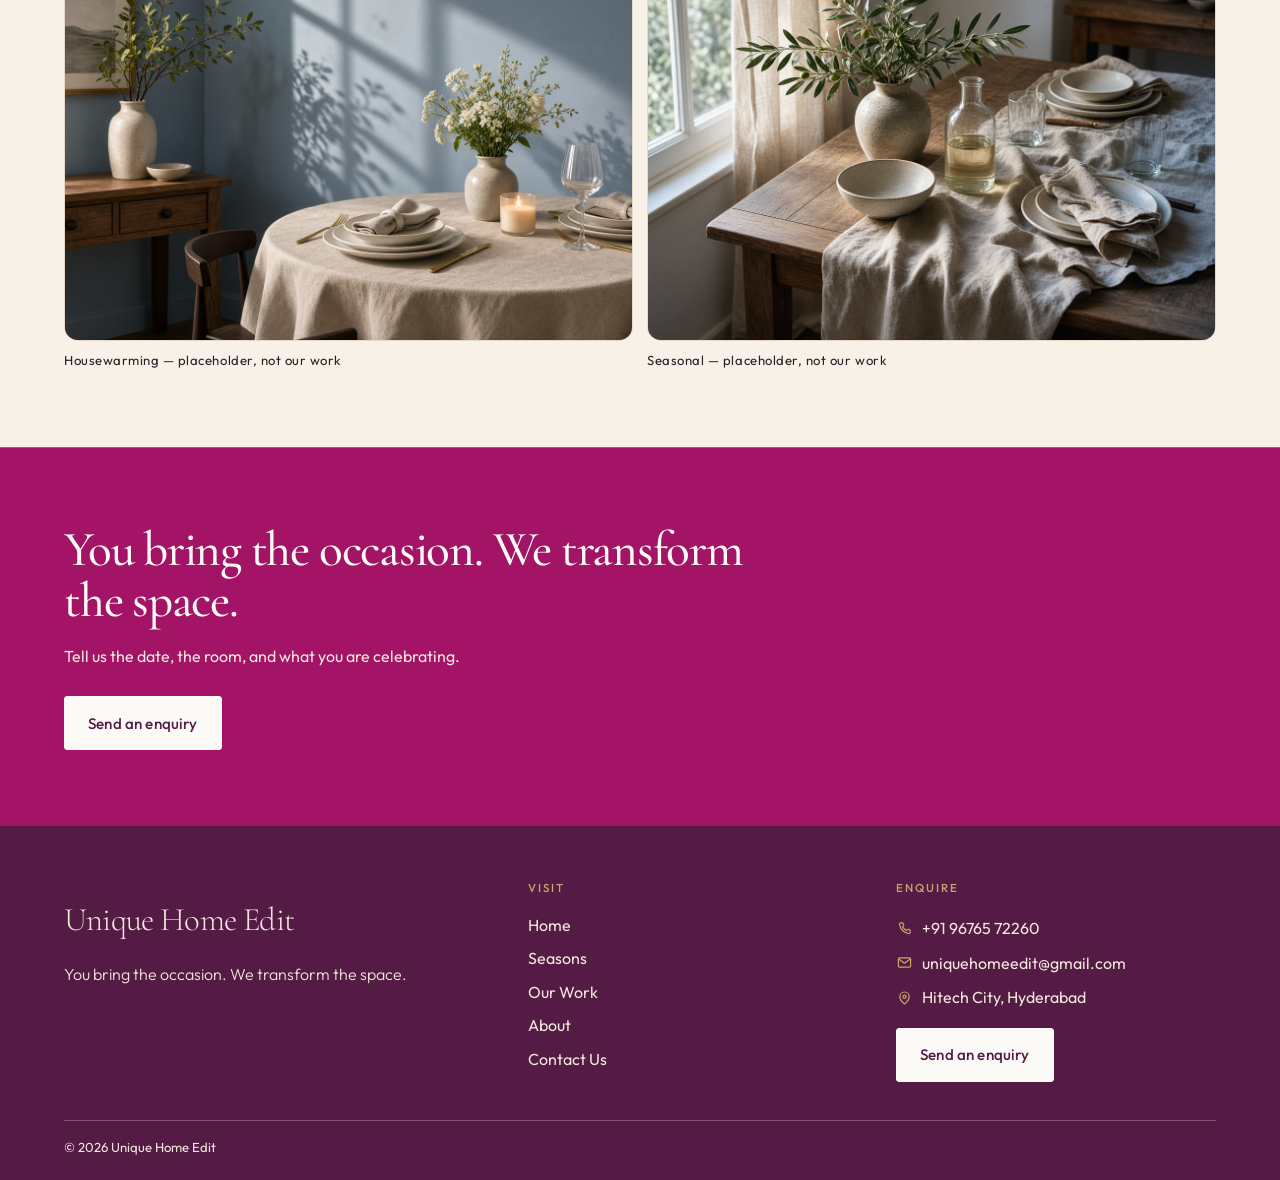
<file: work.html>
<!DOCTYPE html>
<html lang="en">
<head>
  <meta charset="utf-8">
  <meta name="viewport" content="width=device-width, initial-scale=1">
  <title>Unique Home Edit | Our Work</title>
  <meta name="description" content="See how Unique Home Edit styles ordinary rooms into warm, elegant, celebration-ready spaces for the season.">
  <meta name="theme-color" content="#541C45">
  <link rel="icon" href="images/brand/favicon.svg" type="image/svg+xml">
  <link rel="preconnect" href="https://fonts.googleapis.com">
  <link rel="preconnect" href="https://fonts.gstatic.com" crossorigin>
  <link href="https://fonts.googleapis.com/css2?family=Cormorant+Garamond:wght@500;600&family=Outfit:wght@300;400;500;600&display=swap" rel="stylesheet">
  <link rel="stylesheet" href="css/styles.css">
</head>
<body>
  <a class="skip-link" href="#main">Skip to content</a>

  <header class="site-header">
    <div class="wrap header-inner">
      <a href="index.html" class="site-logo-link" aria-label="Unique Home Edit home">
        <img src="images/brand/uhe-logo-transparent.png" alt="Unique Home Edit" class="site-logo">
      </a>
      <button class="menu-toggle" type="button" aria-expanded="false" aria-controls="site-menu">
        <span class="sr-only">Open menu</span>
        <span class="menu-bars" aria-hidden="true"></span>
      </button>
      <nav id="site-menu" class="site-nav" aria-label="Primary">
        <div class="menu-head">
          <span class="menu-label">Menu</span>
          <button class="menu-close" type="button">Close</button>
        </div>
        <a href="index.html">Home</a>
        <a href="seasons.html">Seasons</a>
        <a href="work.html" aria-current="page">Our Work</a>
        <a href="about.html">About</a>
        <a href="contact.html" class="btn btn-nav">Contact Us →</a>
      </nav>
    </div>
  </header>

  <main id="main" tabindex="-1">
    <section class="page-hero">
      <div class="wrap">
        <p class="eyebrow">Our work</p>
        <h1>Spaces Styled for Every Season</h1>
        <p class="lede">Explore how ordinary rooms can become warm, elegant and celebration-ready spaces.</p>
        <aside class="callout">
          <p><strong>Placeholders only.</strong> These images are temporary. They are not photographs of celebrations we have styled.</p>
        </aside>
      </div>
    </section>

    <section class="section section-warm tight" aria-labelledby="gallery-heading">
      <div class="wrap">
        <h2 id="gallery-heading" class="sr-only">Placeholder gallery</h2>
        <div class="work-grid">
          <figure class="work-card">
            <img src="images/gallery/gallery-01.jpg" width="1600" height="900" alt="Temporary photograph of a styled living room. Not a photograph of our work.">
            <figcaption>Festive — placeholder, not our work</figcaption>
          </figure>
          <figure class="work-card">
            <img src="images/gallery/gallery-02.jpg" width="1600" height="1200" alt="Temporary photograph of a styled table. Not a photograph of our work.">
            <figcaption>Birthdays — placeholder, not our work</figcaption>
          </figure>
          <figure class="work-card">
            <img src="images/gallery/gallery-03.jpg" width="1600" height="1200" alt="Temporary photograph of a styled table by a window. Not a photograph of our work.">
            <figcaption>Romantic — placeholder, not our work</figcaption>
          </figure>
          <figure class="work-card">
            <img src="images/gallery/gallery-01.jpg" width="1600" height="900" alt="Temporary photograph of a styled living room. Not a photograph of our work.">
            <figcaption>Family — placeholder, not our work</figcaption>
          </figure>
          <figure class="work-card">
            <img src="images/gallery/gallery-02.jpg" width="1600" height="1200" alt="Temporary photograph of a styled table. Not a photograph of our work.">
            <figcaption>Housewarming — placeholder, not our work</figcaption>
          </figure>
          <figure class="work-card">
            <img src="images/gallery/gallery-03.jpg" width="1600" height="1200" alt="Temporary photograph of a styled table by a window. Not a photograph of our work.">
            <figcaption>Seasonal — placeholder, not our work</figcaption>
          </figure>
        </div>
      </div>
    </section>

    <section class="cta" aria-labelledby="cta-heading">
      <div class="wrap">
        <h2 id="cta-heading">You bring the occasion. We transform the space.</h2>
        <p>Tell us the date, the room, and what you are celebrating.</p>
        <a class="btn btn-light" href="contact.html">Send an enquiry</a>
      </div>
    </section>
  </main>

  <footer class="site-footer">
    <div class="wrap footer-grid">
      <div class="footer-brand">
        <p class="footer-name">Unique Home Edit</p>
        <p>You bring the occasion. We transform the space.</p>
      </div>
      <div>
        <p class="footer-heading">Visit</p>
        <ul class="footer-links">
          <li><a href="index.html">Home</a></li>
          <li><a href="seasons.html">Seasons</a></li>
          <li><a href="work.html">Our Work</a></li>
          <li><a href="about.html">About</a></li>
          <li><a href="contact.html">Contact Us</a></li>
        </ul>
      </div>
      <div>
        <p class="footer-heading">Enquire</p>
        <ul class="contact-placeholders">
          <li class="contact-phone"><a href="tel:+919676572260">+91 96765 72260</a></li>
          <li class="contact-email"><a href="mailto:uniquehomeedit@gmail.com">uniquehomeedit@gmail.com</a></li>
          <li class="contact-place">Hitech City, Hyderabad</li>
        </ul>
        <a class="btn" href="contact.html">Send an enquiry</a>
      </div>
    </div>
    <div class="wrap footer-base">© 2026 Unique Home Edit</div>
  </footer>

  <script src="js/main.js"></script>
</body>
</html>
</file>
<file: css/styles.css>
/*
  Unique Home Edit
  Warm floral palette.

  Deep plum carries the hero, process, and footer.
  Warm cream and soft ivory hold the reading sections.
  Magenta is the accent for buttons, the closing band, and active links.
  Champagne gold stays small: labels, lines, and highlights.
*/

:root {
  --primary-magenta: #A31366;
  --deep-plum: #541C45;
  --secondary-plum: #7B285E;
  --warm-cream: #F7F1E8;
  --soft-ivory: #FCFAF6;
  --dark-text: #2B2028;
  --champagne-gold: #C7A56A;
  --magenta: #a31366;
  --plum: #541c45;
  --plum-mid: #7b285e;
  --berry: #b83b83;
  --cream: #f7f1e8;
  --ivory: #fcfaf6;
  --ink: #2b2028;
  --gold: #c7a56a;
  --sage: #7f9278;
  --white: #ffffff;
  --line: #e6d8c8;
  --on-dark: #fcfaf6;
  --on-dark-muted: #f3e6dc;
  --navy: var(--plum);
  --royal: var(--magenta);
  --dusty: var(--plum-mid);
  --light: var(--on-dark-muted);
  --ice: var(--ivory);
  --warm: var(--cream);
  --hover: var(--plum-mid);
  --slate: var(--plum-mid);
  --powder: var(--line);
  --mist: var(--ivory);
  --muted: var(--ink);
  --serif: "Cormorant Garamond", Georgia, "Times New Roman", serif;
  --sans: Outfit, "Segoe UI", sans-serif;
  --max: 72rem;
  --header: 4.75rem;
  --radius: 0.9rem;
  color-scheme: light;
}

*,
*::before,
*::after {
  box-sizing: border-box;
}

html {
  scroll-behavior: smooth;
}

body {
  margin: 0;
  background: var(--warm);
  color: var(--ink);
  font-family: var(--sans);
  font-size: 1rem;
  font-weight: 400;
  line-height: 1.65;
}

body.menu-open {
  overflow: hidden;
}

img {
  max-width: 100%;
  height: auto;
  display: block;
  background: var(--mist);
}

h1,
h2,
h3,
p,
figure,
ul {
  margin: 0;
}

button,
input,
select,
textarea {
  font: inherit;
}

button {
  cursor: pointer;
}

a {
  color: inherit;
}

:focus-visible {
  outline: 2px solid var(--gold);
  outline-offset: 3px;
}

::selection {
  background: var(--plum);
  color: var(--ivory);
}

[id] {
  scroll-margin-top: 5.75rem;
}

.skip-link {
  position: absolute;
  left: 1rem;
  top: -3rem;
  z-index: 100;
  padding: 0.5rem 0.8rem;
  background: var(--white);
  color: var(--navy);
}

.skip-link:focus {
  top: 0.75rem;
}

.sr-only {
  position: absolute;
  width: 1px;
  height: 1px;
  padding: 0;
  margin: -1px;
  overflow: hidden;
  clip: rect(0, 0, 0, 0);
  white-space: nowrap;
  border: 0;
}

.wrap {
  width: min(var(--max), calc(100% - 2.5rem));
  margin-inline: auto;
}

.eyebrow {
  display: flex;
  align-items: center;
  gap: 0.75rem;
  margin-bottom: 0.9rem;
  color: var(--gold);
  font-size: 0.72rem;
  font-weight: 500;
  letter-spacing: 0.22em;
  text-transform: uppercase;
}

.eyebrow::after {
  content: "";
  width: 2.4rem;
  height: 1px;
  background: var(--gold);
}

h1,
h2,
.occasion-card h3,
.step-num,
.footer-name {
  font-family: var(--serif);
  font-weight: 500;
  letter-spacing: -0.025em;
  color: var(--navy);
}

/* Header */

.site-header {
  position: sticky;
  top: 0;
  z-index: 40;
  height: 72px;
  background: var(--warm-cream);
  border-bottom: 1px solid rgba(84, 28, 69, 0.12);
}

.site-header .wrap {
  width: 100%;
  height: 100%;
  padding-inline: 1.25rem;
}

.header-inner {
  display: flex;
  align-items: center;
  justify-content: space-between;
  gap: 1.5rem;
  height: 100%;
  padding-block: 0;
}

.site-logo-link {
  display: flex;
  align-items: center;
  flex-shrink: 0;
  background: transparent;
  text-decoration: none;
}

img.site-logo {
  width: 75px;
  height: 58px;
  max-width: none;
  max-height: none;
  display: block;
  object-fit: contain;
  object-position: center;
  background: transparent;
  border: 0;
  padding: 0;
  margin: 0;
  flex-shrink: 0;
}

.menu-toggle,
.menu-close {
  display: inline-flex;
  align-items: center;
  justify-content: center;
  min-width: 44px;
  min-height: 44px;
  padding: 0.4rem;
  border: 0;
  background: transparent;
  color: var(--navy);
}

.menu-bars,
.menu-bars::before,
.menu-bars::after {
  display: block;
  width: 22px;
  height: 1.5px;
  background: var(--navy);
  position: relative;
}

.menu-bars::before,
.menu-bars::after {
  content: "";
  position: absolute;
  left: 0;
}

.menu-bars::before {
  top: -7px;
}

.menu-bars::after {
  top: 7px;
}

.menu-toggle[aria-expanded="true"] .menu-bars {
  background: transparent;
}

.menu-toggle[aria-expanded="true"] .menu-bars::before {
  top: 0;
  transform: rotate(45deg);
}

.menu-toggle[aria-expanded="true"] .menu-bars::after {
  top: 0;
  transform: rotate(-45deg);
}

.site-nav {
  position: fixed;
  inset: 0;
  z-index: 80;
  display: flex;
  flex-direction: column;
  gap: 0.15rem;
  padding: 1rem 1.5rem 2.5rem;
  background: var(--ivory);
  transform: translateX(100%);
  visibility: hidden;
  overflow-y: auto;
}

.site-nav.is-open {
  transform: none;
  visibility: visible;
}

.menu-head {
  display: flex;
  align-items: center;
  justify-content: space-between;
  margin-bottom: 1.25rem;
  padding-bottom: 0.85rem;
  border-bottom: 1px solid var(--line);
}

.menu-label {
  color: var(--navy);
  font-family: var(--sans);
  font-size: 0.8rem;
  font-weight: 500;
  letter-spacing: 0.04em;
}

.site-nav a {
  position: relative;
  padding: 0.8rem 0;
  color: var(--deep-plum);
  font-family: var(--sans);
  font-size: 1.05rem;
  font-weight: 500;
  line-height: 1.2;
  letter-spacing: 0;
  text-decoration: none;
  text-transform: none;
  transition: background-color 200ms ease, color 200ms ease, border-color 200ms ease;
}

.site-nav a:not(.btn) {
  width: fit-content;
  padding: 0.42rem 0.85rem;
  border-radius: 8px;
  background: transparent;
  color: var(--deep-plum);
}

.site-nav a[aria-current="page"]:not(.btn) {
  color: var(--primary-magenta);
  background: transparent;
}

.site-nav a[aria-current="page"]:not(.btn)::after {
  content: "";
  position: absolute;
  left: 0.85rem;
  right: 0.85rem;
  bottom: 0.22rem;
  height: 1.5px;
  background: var(--primary-magenta);
}

.site-nav a:not(.btn):hover,
.site-nav a:not(.btn):focus-visible,
.site-nav a[aria-current="page"]:not(.btn):hover,
.site-nav a[aria-current="page"]:not(.btn):focus-visible {
  background: var(--primary-magenta);
  color: #ffffff;
}

.site-nav a[aria-current="page"]:not(.btn):hover::after,
.site-nav a[aria-current="page"]:not(.btn):focus-visible::after {
  background: transparent;
}

.site-nav a.btn,
.site-nav a.btn[aria-current="page"] {
  width: 100%;
  min-height: 0;
  margin-top: 1.25rem;
  padding: 0.55rem 0.95rem;
  border-color: var(--deep-plum);
  border-radius: 8px;
  background: var(--deep-plum);
  color: #ffffff;
  font-family: var(--sans);
  font-size: 15px;
  font-weight: 500;
  line-height: 1.2;
  letter-spacing: 0.01em;
  text-transform: none;
}

.site-nav a.btn:hover,
.site-nav a.btn:focus-visible {
  border-color: var(--primary-magenta);
  background: var(--primary-magenta);
  color: #ffffff;
}

/* Buttons */

.btn {
  display: inline-flex;
  align-items: center;
  justify-content: center;
  min-height: 48px;
  padding: 0.85rem 1.45rem;
  border: 1px solid var(--magenta);
  border-radius: 3px;
  background: var(--magenta);
  color: var(--ivory);
  font-size: 0.95rem;
  font-weight: 500;
  letter-spacing: 0.01em;
  text-decoration: none;
  text-transform: none;
  transition: background 0.2s ease, color 0.2s ease, border-color 0.2s ease;
}

.btn:hover {
  background: var(--plum-mid);
  border-color: var(--plum-mid);
  color: var(--ivory);
}

.btn-ghost {
  background: transparent;
  color: var(--plum);
  border-color: var(--plum);
}

.btn-ghost:hover {
  background: var(--plum);
  border-color: var(--plum);
  color: var(--ivory);
}

.btn-light {
  background: var(--ivory);
  color: var(--plum);
  border-color: var(--ivory);
}

.btn-light:hover {
  background: var(--gold);
  color: var(--plum);
  border-color: var(--gold);
}

.btn-nav {
  min-height: 42px;
  padding: 0.55rem 1rem;
}

/* Hero */

.hero {
  padding: 2.5rem 0 3rem;
  background: var(--plum);
  color: var(--ivory);
}

.hero .eyebrow::after {
  background: var(--magenta);
}

.hero-grid {
  display: grid;
  gap: 1.75rem;
}

.hero h1 {
  max-width: 11em;
  color: var(--ivory);
  font-size: clamp(2.35rem, 4.4vw + 0.35rem, 4.15rem);
  line-height: 0.98;
}

.hero-text {
  max-width: 34rem;
  margin-top: 1.15rem;
  color: var(--on-dark-muted);
  font-size: 1.05rem;
  font-weight: 300;
  line-height: 1.75;
}

.hero .fine-print {
  color: var(--light);
}

.hero .btn {
  background: var(--ivory);
  border-color: var(--ivory);
  color: var(--plum);
}

.hero .btn:hover {
  background: var(--gold);
  border-color: var(--gold);
  color: var(--plum);
}

.hero .btn-ghost {
  background: transparent;
  border-color: var(--ivory);
  color: var(--ivory);
}

.hero .btn-ghost:hover {
  background: var(--ivory);
  border-color: var(--ivory);
  color: var(--plum);
}

.hero-actions {
  display: flex;
  flex-wrap: wrap;
  gap: 0.75rem;
  margin-top: 1.7rem;
}

.fine-print,
.notice {
  color: var(--muted);
  font-size: 0.92rem;
  line-height: 1.6;
}

.fine-print {
  margin-top: 1.15rem;
  font-size: 0.8rem;
}

.hero-frame {
  padding: 0.45rem;
  border: 1px solid rgba(199, 165, 106, 0.75);
  border-radius: var(--radius);
  background: rgba(252, 250, 246, 0.08);
  box-shadow: 0 24px 48px rgba(43, 32, 40, 0.28);
}

.hero-frame img {
  width: 100%;
  aspect-ratio: 4 / 5;
  object-fit: cover;
  border-radius: calc(var(--radius) - 0.28rem);
  background: var(--plum);
}

/* Sections */

.section {
  padding: 4.25rem 0;
}

.section-white {
  background: var(--cream);
}

.section-light {
  background: var(--ivory);
}

.section-ice {
  background: var(--ivory);
}

.section-warm {
  background: var(--cream);
}

.section-mist {
  background: var(--ivory);
}

.section-powder {
  background: var(--ivory);
}

.section-navy {
  background: var(--plum);
  color: var(--ivory);
}

.section h2,
.page-hero h1,
.cta h2 {
  max-width: 14em;
  font-size: clamp(2.2rem, 2.4vw + 1.15rem, 3.6rem);
  line-height: 1.04;
}

.section-intro,
.lede,
.split-copy p,
.prose p,
.reason p,
.service-item p,
.cta p {
  color: var(--muted);
  line-height: 1.75;
}

.section-intro,
.lede {
  max-width: 38rem;
  margin-top: 1rem;
  font-weight: 300;
}

.split,
.about-layout,
.contact-layout {
  display: grid;
  gap: 1.5rem;
}

.split-copy p + p,
.prose p + p {
  margin-top: 1rem;
}

.section-link {
  margin-top: 1.6rem;
}

.section-link a,
.text-link {
  color: var(--navy);
  text-underline-offset: 0.25em;
  text-decoration-color: var(--gold);
}

/* Occasion cards */

.card-grid,
.reasons,
.steps,
.work-grid {
  display: grid;
  gap: 0.9rem;
  margin-top: 2.1rem;
}

.occasion-card {
  display: block;
  min-height: 100%;
  padding: 1.4rem 1.25rem 1.5rem;
  border: 1px solid rgba(84, 28, 69, 0.1);
  border-radius: 0.85rem;
  background: var(--white);
  text-decoration: none;
  box-shadow: 0 12px 30px rgba(84, 28, 69, 0.06);
}

.occasion-card h3 {
  font-size: 1.9rem;
  line-height: 1.05;
}

.occasion-card p {
  margin-top: 0.6rem;
  color: var(--muted);
  font-size: 0.95rem;
  line-height: 1.6;
}

.occasion-card:hover,
.service-item:hover {
  border-color: var(--magenta);
}

.work-card img {
  transition: border-color 0.2s ease, box-shadow 0.2s ease;
}

.work-card:hover img {
  border-color: var(--plum-mid);
  box-shadow: 0 16px 34px rgba(84, 28, 69, 0.16);
}

/* Selected work */

.work-card img,
.service-item img,
.about-layout img {
  width: 100%;
  aspect-ratio: 4 / 3;
  object-fit: cover;
  border: 1px solid var(--powder);
  border-radius: 0.85rem;
  background: var(--mist);
}

.work-card figcaption,
.about-layout figcaption {
  margin-top: 0.55rem;
  color: var(--muted);
  font-size: 0.82rem;
  letter-spacing: 0.04em;
}

.callout {
  max-width: 42rem;
  margin-top: 1.35rem;
  padding: 1rem 1.15rem;
  border: 1px solid var(--powder);
  border-left: 2px solid var(--gold);
  border-radius: 0.7rem;
  background: var(--white);
  color: var(--muted);
  line-height: 1.65;
}

.callout strong {
  color: var(--navy);
  font-weight: 500;
}

/* How it works */

.steps {
  list-style: none;
  padding: 0;
}

.section-navy .steps li {
  padding: 1.15rem 0.15rem 0.35rem;
  border-top: 1px solid rgba(199, 165, 106, 0.7);
  background: transparent;
}

.section-navy h2,
.section-navy .steps h3 {
  color: var(--ivory);
}

.section-navy .eyebrow {
  color: var(--gold);
}

.section-navy .steps p {
  color: var(--light);
}

.step-num {
  display: block;
  color: var(--gold);
  font-size: 1.85rem;
  line-height: 1;
}

.steps h3,
.reason h3,
.service-item h2,
.prose h2 {
  margin-top: 0.55rem;
  font-family: var(--serif);
  font-size: 1.7rem;
  font-weight: 500;
  line-height: 1.15;
  color: var(--navy);
}

.steps p,
.reason p {
  margin-top: 0.5rem;
}

/* Why choose us */

.section-ice h2,
.section-ice h3 {
  color: var(--navy);
}

.section-ice .reason {
  padding-top: 1.1rem;
  border-top: 1px solid rgba(84, 28, 69, 0.16);
}

.section-ice .reason p {
  color: var(--ink);
}

/* Closing invitation */

.cta {
  padding: 4.5rem 0;
  border-top: 1px solid rgba(199, 165, 106, 0.45);
  background: var(--magenta);
  color: var(--ivory);
}

.cta h2 {
  color: var(--ivory);
}

.cta p {
  max-width: 32rem;
  margin-top: 1rem;
  color: var(--light);
}

.cta .btn {
  margin-top: 1.6rem;
}

/* Inner pages */

.page-hero {
  padding: 3.6rem 0 3.2rem;
  background: var(--plum);
  color: var(--ivory);
}

.page-hero h1 {
  max-width: 12em;
  color: var(--ivory);
}

.page-hero .lede {
  color: var(--light);
}

.tight {
  padding-top: 1.75rem;
}

.service-list {
  margin-top: 1.5rem;
}

.service-item {
  display: grid;
  gap: 1rem;
  padding: 1.5rem 0;
  border-top: 1px solid var(--powder);
}

.include-list {
  margin-top: 0.8rem;
  padding-left: 1.15rem;
  color: var(--muted);
  line-height: 1.8;
}

.about-layout {
  padding-bottom: 1rem;
}

.prose h2,
.service-item h2 {
  max-width: none;
}

.prose h2 {
  margin-top: 2rem;
}

/* Contact */

.contact-note {
  max-width: 34rem;
  margin-top: 1rem;
  color: var(--muted);
  line-height: 1.7;
}

.contact-placeholders {
  display: grid;
  gap: 0.7rem;
  margin-top: 1.25rem;
  padding: 0;
  list-style: none;
}

.contact-placeholders li {
  display: flex;
  align-items: flex-start;
  gap: 0.6rem;
  line-height: 1.45;
}

.contact-placeholders a {
  color: inherit;
  text-decoration: none;
}

.contact-placeholders a:hover {
  color: var(--gold);
}

.contact-placeholders li::before {
  content: "";
  width: 1.05rem;
  height: 1.05rem;
  margin-top: 0.18rem;
  flex-shrink: 0;
  background: var(--gold);
}

.contact-phone::before {
  -webkit-mask: url("data:image/svg+xml,%3Csvg xmlns='http://www.w3.org/2000/svg' viewBox='0 0 24 24' fill='none' stroke='%23000' stroke-width='1.7' stroke-linecap='round' stroke-linejoin='round'%3E%3Cpath d='M7 4h2.2c.4 0 .7.3.8.6l.9 2.4a1 1 0 0 1-.2 1L9.2 9.4a12 12 0 0 0 5.4 5.4l1.4-1.5a1 1 0 0 1 1-.2l2.4.9c.3.1.6.4.6.8V17a2 2 0 0 1-2.1 2A15 15 0 0 1 5 6.1 2 2 0 0 1 7 4z'/%3E%3C/svg%3E") center / contain no-repeat;
  mask: url("data:image/svg+xml,%3Csvg xmlns='http://www.w3.org/2000/svg' viewBox='0 0 24 24' fill='none' stroke='%23000' stroke-width='1.7' stroke-linecap='round' stroke-linejoin='round'%3E%3Cpath d='M7 4h2.2c.4 0 .7.3.8.6l.9 2.4a1 1 0 0 1-.2 1L9.2 9.4a12 12 0 0 0 5.4 5.4l1.4-1.5a1 1 0 0 1 1-.2l2.4.9c.3.1.6.4.6.8V17a2 2 0 0 1-2.1 2A15 15 0 0 1 5 6.1 2 2 0 0 1 7 4z'/%3E%3C/svg%3E") center / contain no-repeat;
}

.contact-email::before {
  -webkit-mask: url("data:image/svg+xml,%3Csvg xmlns='http://www.w3.org/2000/svg' viewBox='0 0 24 24' fill='none' stroke='%23000' stroke-width='1.7' stroke-linecap='round' stroke-linejoin='round'%3E%3Crect x='3.5' y='5.5' width='17' height='13' rx='1.5'/%3E%3Cpath d='M4 7l8 6 8-6'/%3E%3C/svg%3E") center / contain no-repeat;
  mask: url("data:image/svg+xml,%3Csvg xmlns='http://www.w3.org/2000/svg' viewBox='0 0 24 24' fill='none' stroke='%23000' stroke-width='1.7' stroke-linecap='round' stroke-linejoin='round'%3E%3Crect x='3.5' y='5.5' width='17' height='13' rx='1.5'/%3E%3Cpath d='M4 7l8 6 8-6'/%3E%3C/svg%3E") center / contain no-repeat;
}

.contact-place::before {
  -webkit-mask: url("data:image/svg+xml,%3Csvg xmlns='http://www.w3.org/2000/svg' viewBox='0 0 24 24' fill='none' stroke='%23000' stroke-width='1.7' stroke-linecap='round' stroke-linejoin='round'%3E%3Cpath d='M12 21s6.5-5.2 6.5-10.2A6.5 6.5 0 0 0 5.5 10.8C5.5 15.8 12 21 12 21z'/%3E%3Ccircle cx='12' cy='10.8' r='2.2'/%3E%3C/svg%3E") center / contain no-repeat;
  mask: url("data:image/svg+xml,%3Csvg xmlns='http://www.w3.org/2000/svg' viewBox='0 0 24 24' fill='none' stroke='%23000' stroke-width='1.7' stroke-linecap='round' stroke-linejoin='round'%3E%3Cpath d='M12 21s6.5-5.2 6.5-10.2A6.5 6.5 0 0 0 5.5 10.8C5.5 15.8 12 21 12 21z'/%3E%3Ccircle cx='12' cy='10.8' r='2.2'/%3E%3C/svg%3E") center / contain no-repeat;
}

.placeholder-tag {
  display: inline-block;
  margin-right: 0.45rem;
  padding: 0.12rem 0.4rem;
  border: 1px solid var(--gold);
  color: var(--gold);
  font-size: 0.66rem;
  font-weight: 500;
  letter-spacing: 0.14em;
  text-transform: uppercase;
  vertical-align: middle;
}

.form-card {
  padding: 1.25rem;
  border: 1px solid var(--powder);
  border-radius: 0.9rem;
  background: var(--white);
  box-shadow: 0 16px 40px rgba(84, 28, 69, 0.06);
}

.form-help {
  margin-bottom: 1.15rem;
  color: var(--muted);
  font-size: 0.92rem;
  line-height: 1.6;
}

.field {
  margin-bottom: 0.9rem;
}

.field label {
  display: block;
  margin-bottom: 0.35rem;
  color: var(--slate);
  font-size: 0.82rem;
  letter-spacing: 0.04em;
}

.field input,
.field select,
.field textarea {
  width: 100%;
  padding: 0.85rem 0.9rem;
  border: 1px solid var(--line);
  border-radius: 0.45rem;
  background: var(--ivory);
  color: var(--ink);
  font-size: 1rem;
}

.field input:focus,
.field select:focus,
.field textarea:focus {
  outline: 2px solid var(--magenta);
  outline-offset: 1px;
  border-color: var(--magenta);
}

.field textarea {
  min-height: 140px;
  resize: vertical;
}

.field input[aria-invalid="true"],
.field select[aria-invalid="true"] {
  border-color: #6e2438;
}

.field-error {
  min-height: 1.15rem;
  margin-top: 0.28rem;
  color: #6e2438;
  font-size: 0.8rem;
}

.form-note {
  display: none;
  margin-top: 1rem;
  padding: 0.9rem 1rem;
  border: 1px solid var(--powder);
  border-radius: 0.5rem;
  background: var(--mist);
  color: var(--navy);
  line-height: 1.55;
}

.form-note.is-visible {
  display: block;
}

.form-card .btn {
  width: 100%;
}

/* Footer */

.site-footer {
  padding: 3.25rem 0 1.35rem;
  border-top: 0;
  background: var(--plum);
  color: var(--ivory);
}

.footer-grid {
  display: grid;
  gap: 2rem;
}

.footer-name {
  color: var(--ivory);
  font-size: 2.05rem;
  line-height: 1;
}

.footer-brand p,
.footer-links a,
.footer-base,
.site-footer .contact-placeholders {
  color: var(--light);
}

.footer-brand p {
  max-width: 22rem;
  margin-top: 0.85rem;
  font-weight: 300;
  line-height: 1.7;
}

.footer-links {
  display: grid;
  gap: 0.45rem;
  margin-top: 0.9rem;
  padding: 0;
  list-style: none;
}

.footer-links a {
  color: var(--light);
  text-decoration: none;
}

.footer-links a:hover {
  color: var(--gold);
}

.section-link a:hover,
.text-link:hover {
  color: var(--royal);
}

.footer-heading {
  color: var(--gold);
  font-size: 0.72rem;
  font-weight: 500;
  letter-spacing: 0.18em;
  text-transform: uppercase;
}

.footer-base {
  margin-top: 2.4rem;
  padding-top: 1rem;
  border-top: 1px solid rgba(243, 230, 220, 0.28);
  font-size: 0.82rem;
}

.footer-grid .btn {
  margin-top: 1.15rem;
  background: var(--ivory);
  border-color: var(--ivory);
  color: var(--plum);
}

.footer-grid .btn:hover {
  background: var(--gold);
  border-color: var(--gold);
  color: var(--plum);
}

/* Wider screens */

@media (min-width: 700px) {
  .card-grid,
  .work-grid {
    grid-template-columns: 1fr 1fr;
  }

  .feature-grid .feature {
    grid-column: 1 / -1;
  }

  .feature-grid .feature img {
    aspect-ratio: 16 / 8;
  }

  .form-row {
    display: grid;
    grid-template-columns: 1fr 1fr;
    gap: 0 1rem;
  }

  .form-card {
    padding: 1.7rem;
  }

  .form-card .btn {
    width: auto;
  }
}

@media (min-width: 768px) {
  .menu-toggle {
    display: none;
  }

  .site-nav {
    position: static;
    visibility: visible;
    transform: none;
    flex-direction: row;
    align-items: center;
    gap: 1.7rem;
    padding: 0;
    overflow: visible;
    background: transparent;
  }

  .menu-head {
    display: none;
  }

  .site-header .wrap {
    padding-inline: 40px;
  }

  .site-header {
    height: 88px;
  }

  .header-inner {
    padding-block: 0;
  }

  img.site-logo {
    width: 110px;
    height: 72px;
  }

  .site-nav {
    gap: 0.4rem;
  }

  .site-nav a:not(.btn) {
    padding: 0.42rem 0.85rem;
    font-size: 15px;
  }

  .site-nav a.btn,
  .site-nav a.btn[aria-current="page"] {
    width: fit-content;
    margin-top: 0;
    margin-left: 0.55rem;
    padding: 0.48rem 0.95rem;
    background: var(--deep-plum);
    border-color: var(--deep-plum);
    color: #ffffff;
    letter-spacing: 0.01em;
    text-transform: none;
    box-shadow: none;
  }
}

@media (min-width: 1200px) {
  .site-header .wrap {
    padding-inline: 60px;
  }
}

@media (max-width: 699px) {
  .hero-actions .btn,
  .cta .btn,
  .site-footer .btn {
    width: 100%;
  }
}

@media (min-width: 768px) {
  .hero-grid {
    grid-template-columns: 1fr 0.92fr;
    gap: 2rem;
    align-items: center;
  }
}

@media (min-width: 860px) {
  .section {
    padding: 4.75rem 0;
  }

  .split,
  .about-layout,
  .contact-layout,
  .reasons,
  .footer-grid {
    grid-template-columns: 1fr 1fr;
    gap: 3rem;
    align-items: start;
  }

  .reasons,
  .footer-grid {
    grid-template-columns: 1.3fr 1fr 1fr;
  }

  .contact-layout {
    grid-template-columns: 0.85fr 1.15fr;
  }

  .steps {
    grid-template-columns: repeat(4, 1fr);
    gap: 1rem;
  }

  .service-item {
    grid-template-columns: 220px 1fr;
    gap: 2rem;
    align-items: center;
    padding: 1.9rem 0;
  }

  .cta {
    padding: 4.75rem 0;
  }
}

@media (min-width: 900px) {
  .hero {
    padding: 3.25rem 0;
  }

  .hero-grid {
    grid-template-columns: 1.05fr 0.95fr;
    gap: 3.25rem;
    align-items: center;
  }

  .hero-frame img {
    aspect-ratio: 4 / 5;
    max-height: 640px;
  }
}

@media (min-width: 960px) {
  .card-grid {
    grid-template-columns: 1fr 1fr 1fr;
  }
}

@media (prefers-reduced-motion: reduce) {
  html {
    scroll-behavior: auto;
  }

  *,
  *::before,
  *::after {
    transition: none !important;
  }
}
</file>
